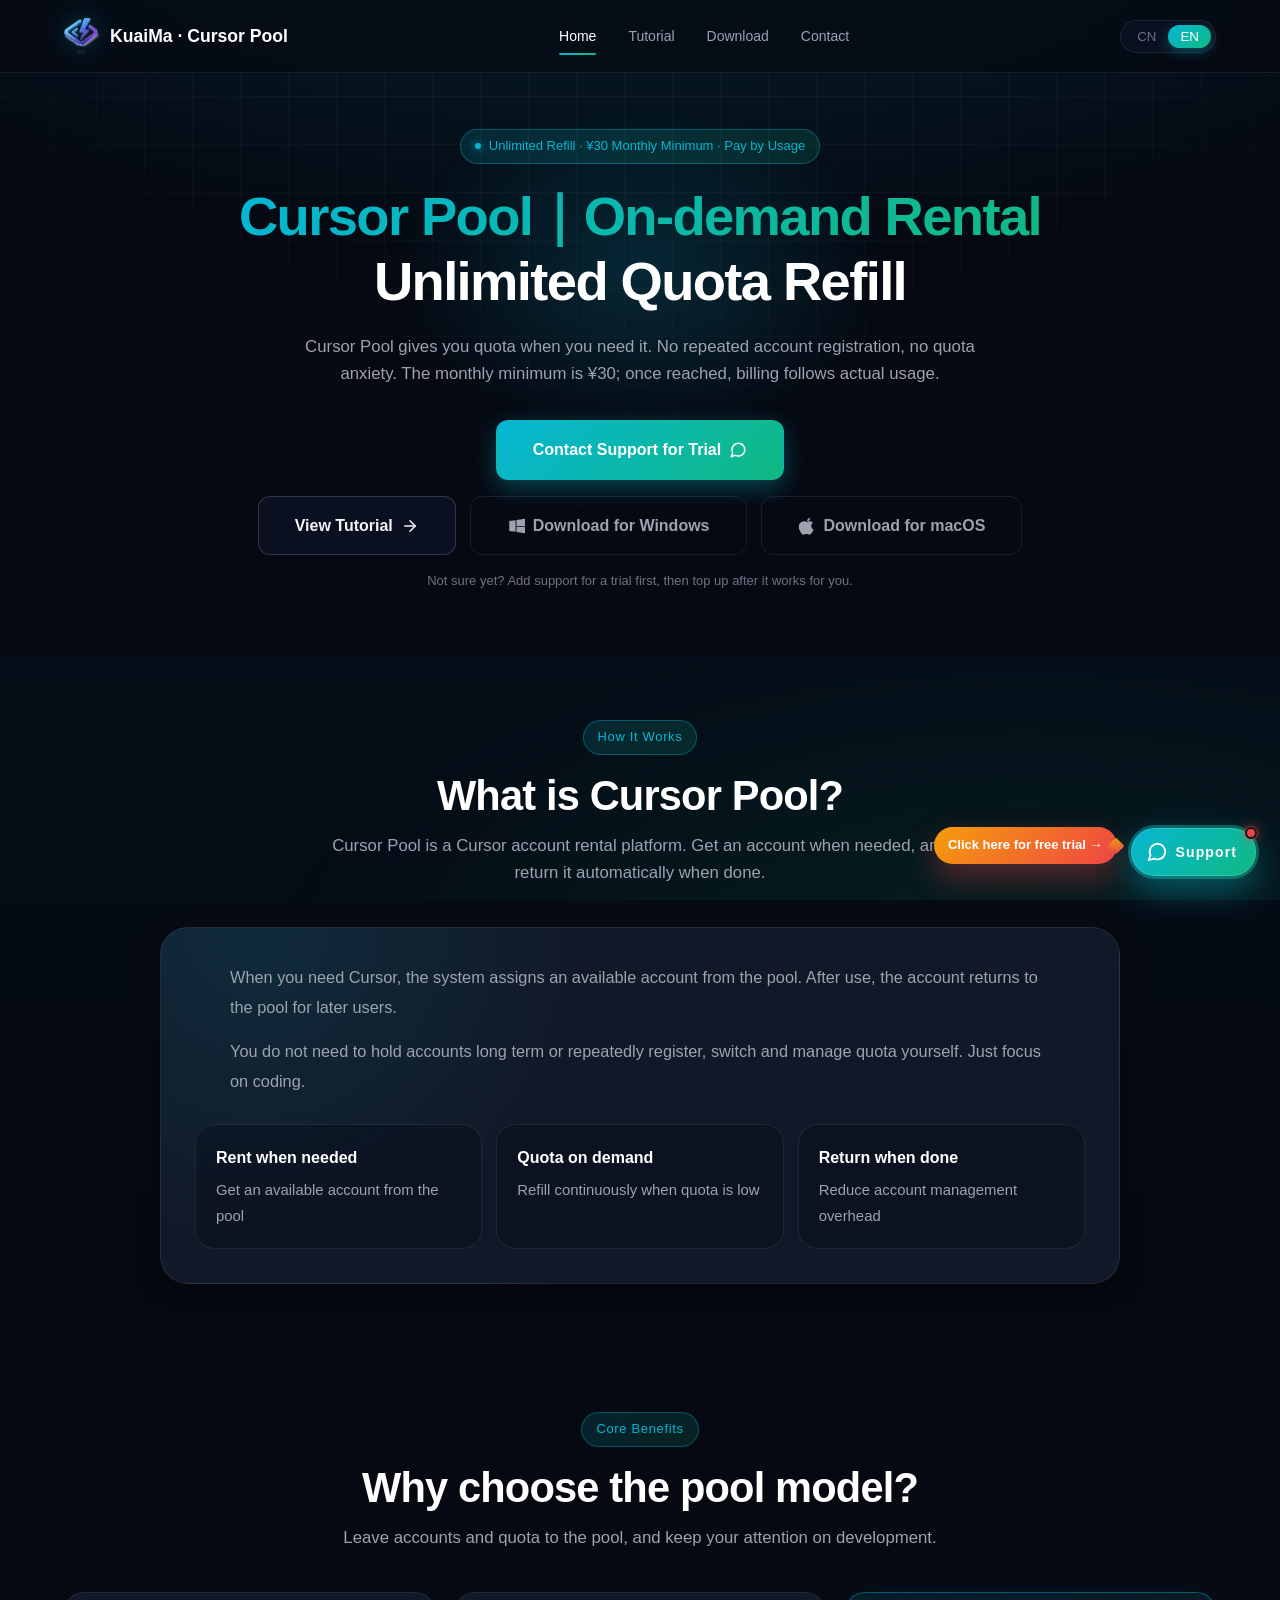
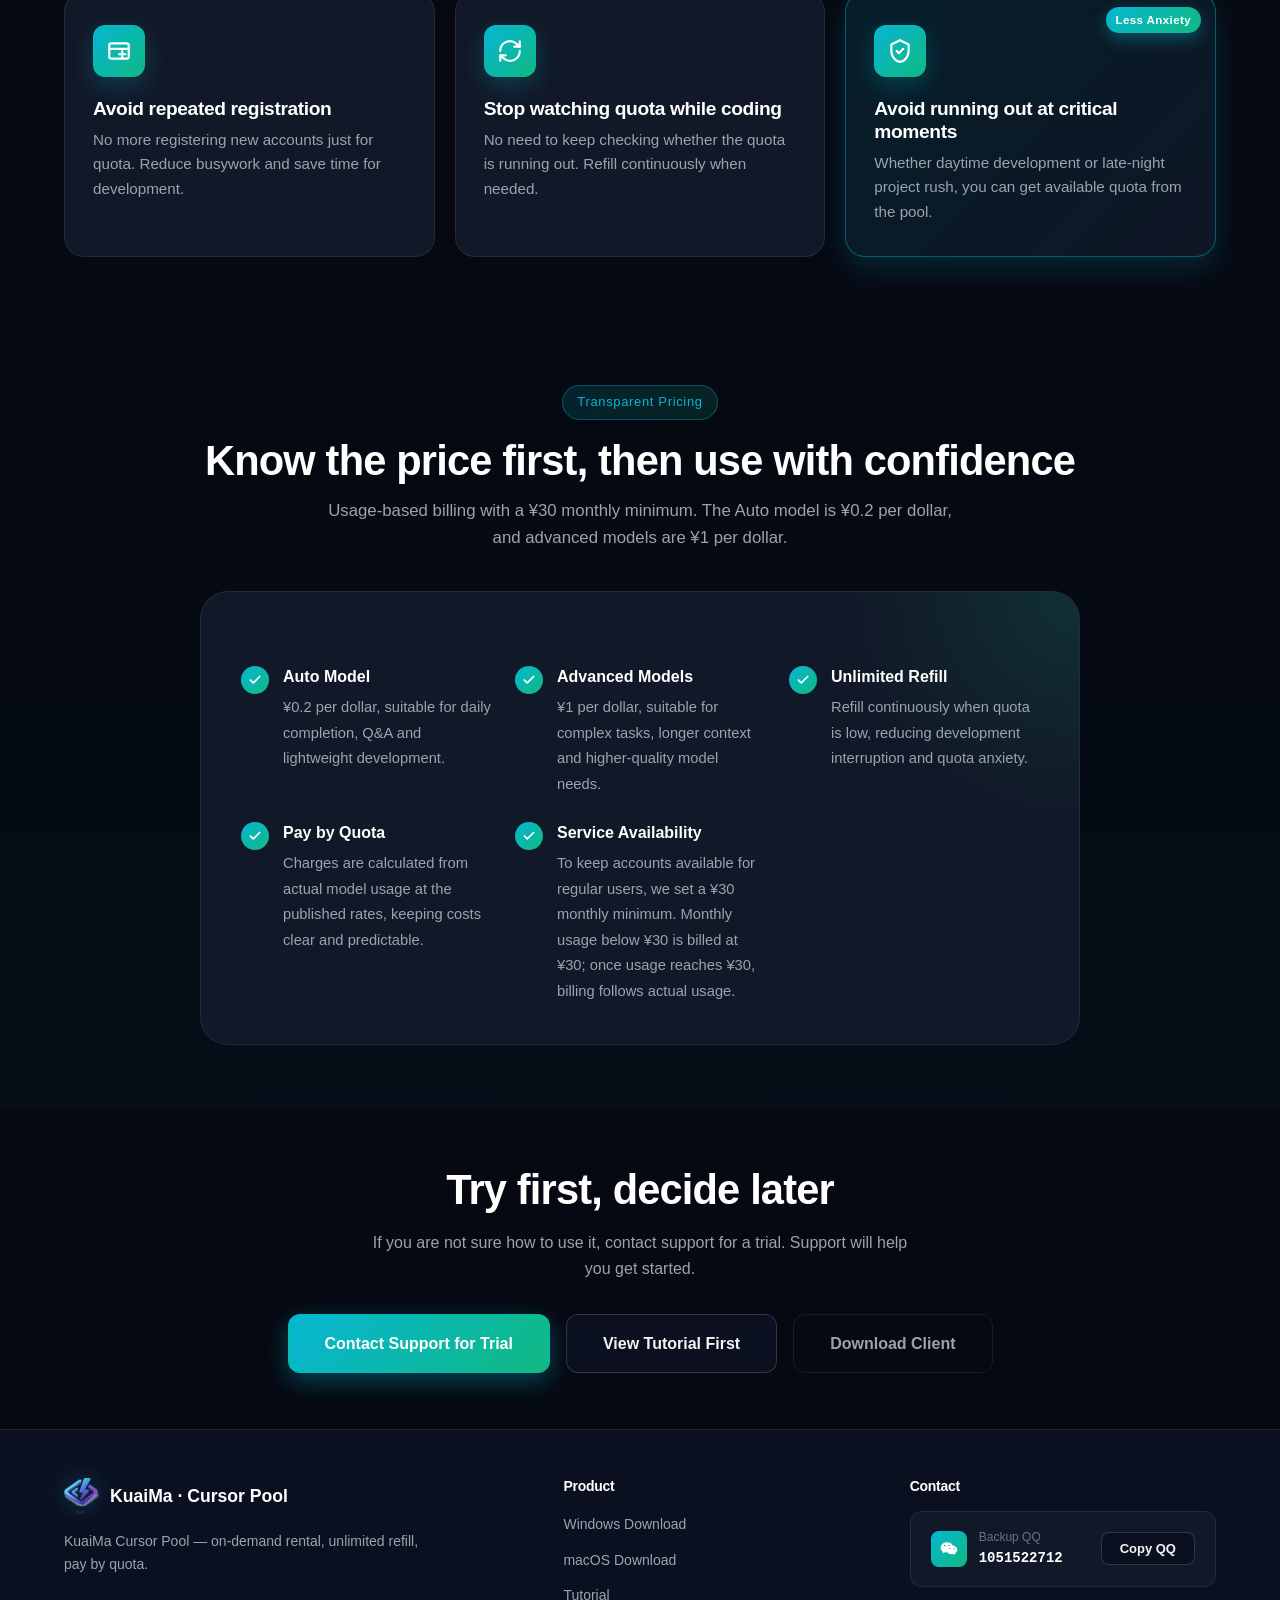
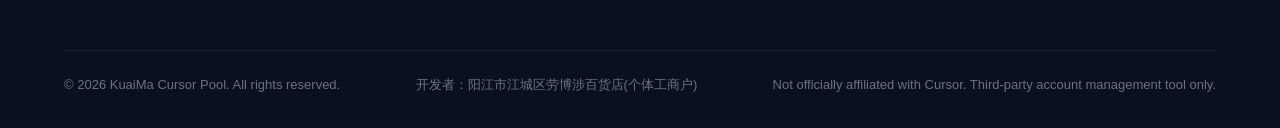
<file: index.html>
<!DOCTYPE html>
<html lang="zh-CN" data-lang="zh">
<head>
  <meta charset="UTF-8" />
  <meta name="viewport" content="width=device-width, initial-scale=1.0, viewport-fit=cover" />
  <meta name="theme-color" content="#06b6d4" />
  <meta name="color-scheme" content="dark" />

  <title>Cursor 号池｜按需租用，额度无限续杯 | 快码</title>
  <meta name="description" content="快码 Cursor 号池支持按需租用 Cursor 账号，额度随用随取，无限续杯，普通 Auto 模型 0.2 元/刀、高级模型 1 元/刀，每月低消 30 元，联系客服领取试用。" />
  <meta name="keywords" content="Cursor号池,Cursor账号池,Cursor账号租赁,Cursor额度续杯,Cursor按刀计费,Cursor账号管理,快码,KuaiMa Cursor Pool" />
  <meta name="author" content="快码 cursor 号池" />
  <meta name="robots" content="index, follow" />

  <meta name="i18n-title" content="seo.home.title" />
  <meta name="i18n-description" content="seo.home.description" />

  <link rel="canonical" href="https://kuaima-cursor-pool.onrender.com/" />
  <link rel="alternate" hreflang="zh-CN" href="https://kuaima-cursor-pool.onrender.com/?lang=zh" />
  <link rel="alternate" hreflang="en" href="https://kuaima-cursor-pool.onrender.com/?lang=en" />
  <link rel="alternate" hreflang="x-default" href="https://kuaima-cursor-pool.onrender.com/" />

  <meta property="og:type" content="website" />
  <meta property="og:title" content="Cursor 号池｜按需租用，额度无限续杯 | 快码" />
  <meta property="og:description" content="Cursor 号池账号按需租用，额度随用随取，普通 Auto 0.2 元/刀、高级模型 1 元/刀，每月低消 30 元，联系客服领取试用。" />
  <meta property="og:image" content="https://kuaima-cursor-pool.onrender.com/assets/images/logo.png" />
  <meta property="og:image:alt" content="快码 Cursor 号池 Logo" />
  <meta property="og:image:width" content="781" />
  <meta property="og:image:height" content="794" />
  <meta property="og:url" content="https://kuaima-cursor-pool.onrender.com/" />
  <meta property="og:site_name" content="快码 Cursor 号池" />
  <meta property="og:locale" content="zh_CN" />
  <meta property="og:locale:alternate" content="en_US" />

  <meta name="twitter:card" content="summary_large_image" />
  <meta name="twitter:title" content="Cursor 号池｜按需租用，额度无限续杯" />
  <meta name="twitter:description" content="额度随用随取，无限续杯，普通 Auto 0.2 元/刀、高级模型 1 元/刀，每月低消 30 元。" />
  <meta name="twitter:image" content="https://kuaima-cursor-pool.onrender.com/assets/images/logo.png" />
  <meta name="twitter:image:alt" content="快码 Cursor 号池 Logo" />

  <link rel="icon" type="image/png" href="assets/images/logo.png" />
  <link rel="apple-touch-icon" href="assets/images/logo.png" />

  <link rel="preload" href="assets/css/style.css" as="style" />
  <link rel="stylesheet" href="assets/css/style.css" />

  <script type="application/ld+json">
  {
    "@context": "https://schema.org",
    "@type": "WebPage",
    "@graph": [
      {
        "@type": "WebSite",
        "@id": "https://kuaima-cursor-pool.onrender.com/#website",
        "url": "https://kuaima-cursor-pool.onrender.com/",
        "name": "快码 Cursor 号池",
        "alternateName": "KuaiMa Cursor Pool",
        "inLanguage": ["zh-CN", "en"],
        "publisher": {
          "@id": "https://kuaima-cursor-pool.onrender.com/#organization"
        }
      },
      {
        "@type": "Organization",
        "@id": "https://kuaima-cursor-pool.onrender.com/#organization",
        "name": "快码 Cursor 号池",
        "url": "https://kuaima-cursor-pool.onrender.com/",
        "logo": {
          "@type": "ImageObject",
          "url": "https://kuaima-cursor-pool.onrender.com/assets/images/logo.png",
          "width": 781,
          "height": 794
        },
        "contactPoint": {
          "@type": "ContactPoint",
          "contactType": "customer support",
          "availableLanguage": ["zh-CN", "en"]
        }
      },
      {
        "@type": "SoftwareApplication",
        "@id": "https://kuaima-cursor-pool.onrender.com/#software",
        "name": "快码 Cursor 号池",
        "alternateName": "KuaiMa Cursor Pool",
        "url": "https://kuaima-cursor-pool.onrender.com/",
        "image": "https://kuaima-cursor-pool.onrender.com/assets/images/logo.png",
        "mainEntityOfPage": {
          "@id": "https://kuaima-cursor-pool.onrender.com/#website"
        },
        "applicationCategory": "DeveloperApplication",
        "operatingSystem": "Windows, macOS",
        "description": "Cursor 账号按需租用与额度续杯工具，支持账号池分配、按实际使用额度计费和 Windows/macOS 客户端。",
        "inLanguage": ["zh-CN", "en"],
        "offers": {
          "@type": "Offer",
          "priceCurrency": "CNY",
          "price": "0.2",
          "description": "普通 Auto 模型 0.2 元/刀，高级模型 1 元/刀，每月最低消费 30 元，达到 30 元后按实际用量计费"
        },
        "downloadUrl": [
          "https://share.feijipan.com/s/eQdnQGzh",
          "https://share.feijipan.com/s/9GdnQTIJ"
        ]
      }
    ]
  }
  </script>
</head>
<body>
  <!-- 顶部导航 -->
  <header class="site-header">
    <div class="container site-header__inner">
      <a href="index.html" class="brand" aria-label="快码 cursor 号池">
        <img src="assets/images/logo.png" alt="快码 cursor 号池 Logo" width="36" height="36" />
        <span data-i18n="brand">快码 cursor 号池</span>
      </a>

      <nav class="nav" id="primaryNav" aria-label="primary navigation">
        <a href="index.html" class="is-active" data-i18n="nav.home">首页</a>
        <a href="tutorial.html" data-i18n="nav.tutorial">使用教程</a>
        <a href="#download" data-smart-download data-i18n="nav.download">下载</a>
        <a href="#contact" data-i18n="nav.contact">联系客服</a>
      </nav>

      <div class="header-actions">
        <div class="lang-switch" role="group" aria-label="语言切换">
          <button type="button" data-lang-btn="zh" class="is-active" data-i18n="lang.zh">中</button>
          <button type="button" data-lang-btn="en" data-i18n="lang.en">EN</button>
        </div>
        <button type="button" class="menu-toggle" aria-label="切换菜单" aria-controls="primaryNav" aria-expanded="false">
          <svg viewBox="0 0 24 24" fill="none" stroke="currentColor" stroke-width="2" stroke-linecap="round" stroke-linejoin="round">
            <line x1="3" y1="6" x2="21" y2="6"></line>
            <line x1="3" y1="12" x2="21" y2="12"></line>
            <line x1="3" y1="18" x2="21" y2="18"></line>
          </svg>
        </button>
      </div>
    </div>
  </header>

  <main>
    <!-- Hero 区 -->
    <section class="hero" id="home">
      <div class="container">
        <span class="hero__badge" data-i18n="hero.badge">无限续杯 · 每月低消 30 元 · 按额度收费</span>
        <h1>
          <span class="gradient-text" data-i18n="hero.title.line1">Cursor 号池｜按需租用</span>
          <br />
          <span data-i18n="hero.title.line2">额度无限续杯</span>
        </h1>
        <p class="hero__lead">
          <span data-i18n="hero.lead">Cursor 号池，额度随用随取。不再反复注册账号，不再盯着额度焦虑。每月低消 30 元，达到低消后按实际用量计费。</span>
        </p>

        <div class="hero__contact-row">
          <a href="#contact" class="btn btn-primary btn-lg">
            <span data-i18n="hero.cta.contact">联系客服领取试用</span>
            <svg viewBox="0 0 24 24" fill="none" stroke="currentColor" stroke-width="2" stroke-linecap="round" stroke-linejoin="round"><path d="M21 11.5a8.4 8.4 0 0 1-.9 3.8 8.5 8.5 0 0 1-7.6 4.7 8.4 8.4 0 0 1-3.8-.9L3 21l1.9-5.7A8.4 8.4 0 0 1 4 11.5a8.5 8.5 0 0 1 17 0Z"></path></svg>
          </a>
        </div>

        <div class="hero__cta" id="download">
          <a href="tutorial.html" class="btn btn-secondary btn-lg">
            <span data-i18n="hero.cta.tutorial">查看使用教程</span>
            <svg viewBox="0 0 24 24" fill="none" stroke="currentColor" stroke-width="2" stroke-linecap="round" stroke-linejoin="round"><line x1="5" y1="12" x2="19" y2="12"></line><polyline points="12 5 19 12 12 19"></polyline></svg>
          </a>
          <a href="https://share.feijipan.com/s/eQdnQGzh" target="_blank" rel="noopener" class="btn btn-ghost btn-lg">
            <svg viewBox="0 0 24 24" fill="currentColor"><path d="M3 5.4l8.4-1.16v8.27H3V5.4zm0 13.2v-7.36h8.4v8.52L3 18.6zM12.6 4.04L24 2.4v9.71h-11.4V4.04zm0 16.92v-7.85H24V21.6l-11.4-1.64z"/></svg>
            <span data-i18n="hero.cta.windows">下载 Windows 版</span>
          </a>
          <a href="https://share.feijipan.com/s/9GdnQTIJ" target="_blank" rel="noopener" class="btn btn-ghost btn-lg">
            <svg viewBox="0 0 24 24" fill="currentColor"><path d="M16.365 1.43c0 1.14-.49 2.27-1.27 3.06-.78.78-2.06 1.36-3.13 1.27-.13-1.13.42-2.27 1.13-3 .8-.81 2.16-1.41 3.27-1.33zM20.86 17.13c-.62 1.37-1.34 2.7-2.45 3.99-.94 1.1-2.13 2.49-3.61 2.5-1.36.01-1.7-.86-3.55-.86-1.85 0-2.21.88-3.56.87-1.43-.01-2.52-1.31-3.46-2.41-2.61-3.06-4.6-8.66-1.91-12.45 1.34-1.88 3.74-3.07 6.02-3.07 1.39 0 2.7.93 3.56.93.86 0 2.46-1.15 4.13-.98.7.03 2.66.28 3.92 2.13-3.42 1.99-2.86 6.93.91 9.35z"/></svg>
            <span data-i18n="hero.cta.macos">下载 macOS 版</span>
          </a>
        </div>

        <p class="hero__hint" data-i18n="hero.hint">不确定是否适合？先加客服领取试用，跑通后再充值。</p>
      </div>
    </section>

    <!-- 号池解释 -->
    <section class="pool-intro" id="features">
      <div class="container">
        <div class="section-head">
          <span class="eyebrow" data-i18n="pool.eyebrow">模式说明</span>
          <h2 data-i18n="pool.title">什么是 Cursor 号池？</h2>
          <p class="lead" data-i18n="pool.lead">Cursor 号池是一个 Cursor 账号租赁平台，用的时候分配账号，不用时自动归还号池。</p>
        </div>

        <div class="pool-card">
          <p data-i18n="pool.desc1">当你需要使用 Cursor 时，系统会从号池中分配一个可用账号给你；使用结束后，账号会自动返回号池，继续供后续使用。</p>
          <p data-i18n="pool.desc2">你无需长期持有账号，也不用自己频繁注册、切换或管理额度，只需要专注写代码。</p>

          <div class="pool-flow">
            <div class="pool-flow__item">
              <strong data-i18n="pool.flow1.title">需要时租用</strong>
              <span data-i18n="pool.flow1.desc">从号池获取可用账号</span>
            </div>
            <div class="pool-flow__item">
              <strong data-i18n="pool.flow2.title">额度随用随取</strong>
              <span data-i18n="pool.flow2.desc">不足时可持续续杯</span>
            </div>
            <div class="pool-flow__item">
              <strong data-i18n="pool.flow3.title">不用自动归还</strong>
              <span data-i18n="pool.flow3.desc">减少账号管理成本</span>
            </div>
          </div>
        </div>
      </div>
    </section>

    <!-- 核心收益 -->
    <section class="features-section" id="benefits">
      <div class="container">
        <div class="section-head">
          <span class="eyebrow" data-i18n="features.eyebrow">核心收益</span>
          <h2 data-i18n="features.title">为什么选择号池模式？</h2>
          <p class="lead" data-i18n="features.lead">把账号和额度问题交给号池，把注意力留给开发。</p>
        </div>

        <div class="features">
          <article class="feature-card fade-up">
            <div class="feature-card__icon">
              <svg viewBox="0 0 24 24" fill="none" stroke="currentColor" stroke-width="2" stroke-linecap="round" stroke-linejoin="round">
                <rect x="3" y="5" width="18" height="14" rx="2"></rect>
                <line x1="3" y1="10" x2="21" y2="10"></line>
                <line x1="12" y1="15" x2="18" y2="15"></line>
                <line x1="15" y1="12" x2="15" y2="18"></line>
              </svg>
            </div>
            <h3 class="feature-card__title" data-i18n="features.f1.title">避免反复注册账号</h3>
            <p class="feature-card__desc" data-i18n="features.f1.desc">不用再为了额度问题频繁注册新账号，减少繁琐流程，把时间留给开发。</p>
          </article>

          <article class="feature-card fade-up">
            <div class="feature-card__icon">
              <svg viewBox="0 0 24 24" fill="none" stroke="currentColor" stroke-width="2" stroke-linecap="round" stroke-linejoin="round">
                <path d="M3 12a9 9 0 0 1 15-6.7L21 8"></path>
                <polyline points="21 3 21 8 16 8"></polyline>
                <path d="M21 12a9 9 0 0 1-15 6.7L3 16"></path>
                <polyline points="3 21 3 16 8 16"></polyline>
              </svg>
            </div>
            <h3 class="feature-card__title" data-i18n="features.f2.title">避免写代码时分心看额度</h3>
            <p class="feature-card__desc" data-i18n="features.f2.desc">使用过程中无需一直关注账号额度是否快用完，额度不足时可持续续杯。</p>
          </article>

          <article class="feature-card feature-card--highlight fade-up">
            <span class="feature-card__badge" data-i18n="features.f3.badge">降低焦虑</span>
            <div class="feature-card__icon">
              <svg viewBox="0 0 24 24" fill="none" stroke="currentColor" stroke-width="2" stroke-linecap="round" stroke-linejoin="round">
                <path d="M12 2 4 6v6c0 5 3.5 9.4 8 10 4.5-.6 8-5 8-10V6l-8-4z"></path>
                <polyline points="9 12 11 14 15 10"></polyline>
              </svg>
            </div>
            <h3 class="feature-card__title" data-i18n="features.f3.title">避免关键时刻没额度可用</h3>
            <p class="feature-card__desc" data-i18n="features.f3.desc">无论是白天开发，还是凌晨赶项目，都可以随时从号池获取可用额度。</p>
          </article>
        </div>
      </div>
    </section>

    <!-- 价格理念 -->
    <section class="pricing-philosophy" id="pricing">
      <div class="container">
        <div class="section-head">
          <span class="eyebrow" data-i18n="pricing.eyebrow">价格透明</span>
          <h2 data-i18n="pricing.title">先明确价格，再放心使用</h2>
          <p class="lead" data-i18n="pricing.lead">按实际使用额度收费，每月低消 30 元。普通 Auto 模型 0.2 元 / 刀，高级模型 1 元 / 刀。</p>
        </div>

        <div class="pricing-card">
          <div class="pricing-card__inner">
            <div class="pricing-points">
              <div class="pricing-point">
                <div class="pricing-point__check">
                  <svg viewBox="0 0 24 24" fill="none" stroke="currentColor" stroke-width="3" stroke-linecap="round" stroke-linejoin="round"><polyline points="20 6 9 17 4 12"></polyline></svg>
                </div>
                <div>
                  <strong data-i18n="pricing.point1.title">普通 Auto 模型</strong>
                  <span data-i18n="pricing.point1.desc">0.2 元 / 刀，适合日常代码补全、问答和轻量开发。</span>
                </div>
              </div>

              <div class="pricing-point">
                <div class="pricing-point__check">
                  <svg viewBox="0 0 24 24" fill="none" stroke="currentColor" stroke-width="3" stroke-linecap="round" stroke-linejoin="round"><polyline points="20 6 9 17 4 12"></polyline></svg>
                </div>
                <div>
                  <strong data-i18n="pricing.point2.title">高级模型</strong>
                  <span data-i18n="pricing.point2.desc">1 元 / 刀，适合复杂任务、长上下文和更高质量模型需求。</span>
                </div>
              </div>

              <div class="pricing-point">
                <div class="pricing-point__check">
                  <svg viewBox="0 0 24 24" fill="none" stroke="currentColor" stroke-width="3" stroke-linecap="round" stroke-linejoin="round"><polyline points="20 6 9 17 4 12"></polyline></svg>
                </div>
                <div>
                  <strong data-i18n="pricing.point3.title">无限续杯</strong>
                  <span data-i18n="pricing.point3.desc">额度不足时可持续续杯，减少开发中断和额度焦虑。</span>
                </div>
              </div>

              <div class="pricing-point">
                <div class="pricing-point__check">
                  <svg viewBox="0 0 24 24" fill="none" stroke="currentColor" stroke-width="3" stroke-linecap="round" stroke-linejoin="round"><polyline points="20 6 9 17 4 12"></polyline></svg>
                </div>
                <div>
                  <strong data-i18n="pricing.point4.title">按额度收费</strong>
                  <span data-i18n="pricing.point4.desc">按模型实际用量和对应单价核算，费用明细清晰透明，便于控制开发成本。</span>
                </div>
              </div>

              <div class="pricing-point">
                <div class="pricing-point__check">
                  <svg viewBox="0 0 24 24" fill="none" stroke="currentColor" stroke-width="3" stroke-linecap="round" stroke-linejoin="round"><polyline points="20 6 9 17 4 12"></polyline></svg>
                </div>
                <div>
                  <strong data-i18n="pricing.point5.title">权益保障</strong>
                  <span data-i18n="pricing.point5.desc">为确保正常用户能够分配到账号并正常使用，我们设置了每月 30 元低消门槛；当月实际用量未满 30 元按 30 元计费，达到 30 元后按实际用量计费。</span>
                </div>
              </div>
            </div>
          </div>
        </div>
      </div>
    </section>

    <!-- CTA 区 -->
    <section class="cta-block">
      <div class="container">
        <h2 data-i18n="cta.title">先试用，再决定</h2>
        <p data-i18n="cta.lead">如果你还不确定怎么用，直接联系客服领取试用，客服会帮你完成首次上手。</p>
        <div class="cta-block__buttons">
          <a href="#contact" class="btn btn-primary btn-lg">
            <span data-i18n="cta.contact">联系客服领取试用</span>
          </a>
          <a href="tutorial.html" class="btn btn-secondary btn-lg">
            <span data-i18n="cta.tutorial">先看教程</span>
          </a>
          <a href="#download" class="btn btn-ghost btn-lg" data-smart-download>
            <span data-i18n="cta.download">下载客户端</span>
          </a>
        </div>
      </div>
    </section>
  </main>

  <!-- 悬浮客服入口（右下角）：点击后打开中央 Modal -->
  <aside class="floating-wechat" data-floating-wechat aria-label="微信客服" data-i18n-attr="aria-label:wechat.aria">
    <div class="floating-wechat__backdrop" data-floating-wechat-backdrop hidden></div>
    <div class="floating-wechat__panel" id="floatingWechatPanel" role="dialog" aria-modal="true" aria-hidden="true" aria-labelledby="floatingWechatTitle">
      <button type="button" class="floating-wechat__close" data-floating-wechat-close aria-label="关闭客服弹窗" data-i18n-attr="aria-label:wechat.close">×</button>
      <div class="floating-wechat__qr">
        <img
          src="assets/images/wechat-service-qr.jpg"
          alt="快码客服微信二维码"
          width="631"
          height="658"
          loading="lazy"
          decoding="async"
          data-i18n-attr="alt:wechat.alt"
        />
      </div>
      <div class="floating-wechat__content">
        <span class="floating-wechat__eyebrow" data-i18n="wechat.eyebrow">微信客服</span>
        <h2 id="floatingWechatTitle" data-i18n="wechat.title">扫码添加客服</h2>
        <div class="floating-wechat__promo" data-i18n="wechat.promo">联系客服 · 领取试用</div>
        <p data-i18n="wechat.desc">试用、下载、充值或使用问题，扫码添加客服。备用 QQ：1051522712。</p>
        <button type="button" class="copy-btn floating-wechat__copy" data-copy="1051522712" data-i18n="wechat.copy">复制备用QQ</button>
      </div>
    </div>
    <span class="floating-wechat__hint" data-floating-wechat-hint aria-hidden="true" data-i18n="wechat.dotHint">点我领取试用 →</span>
    <button
      type="button"
      class="floating-wechat__dock"
      data-floating-wechat-toggle
      aria-expanded="false"
      aria-controls="floatingWechatPanel"
      aria-label="打开客服弹窗"
      data-i18n-attr="aria-label:wechat.toggle"
    >
      <span class="floating-wechat__pulse" aria-hidden="true"></span>
      <span class="floating-wechat__dot" data-floating-wechat-dot aria-hidden="true"></span>
      <svg viewBox="0 0 24 24" fill="none" stroke="currentColor" stroke-width="2" stroke-linecap="round" stroke-linejoin="round" aria-hidden="true">
        <path d="M21 11.5a8.4 8.4 0 0 1-.9 3.8 8.5 8.5 0 0 1-7.6 4.7 8.4 8.4 0 0 1-3.8-.9L3 21l1.9-5.7A8.4 8.4 0 0 1 4 11.5a8.5 8.5 0 0 1 17 0Z"></path>
      </svg>
      <span class="floating-wechat__label" data-i18n="wechat.handle">客服</span>
    </button>
  </aside>

  <!-- 下载助手：移动端提示 / Linux 或未知系统的选择器 -->
  <aside class="download-helper" data-download-helper aria-hidden="true" aria-label="下载助手" data-i18n-attr="aria-label:download.helper.aria">
    <div class="download-helper__backdrop" data-download-helper-backdrop></div>
    <div class="download-helper__panel" role="dialog" aria-modal="true" aria-labelledby="downloadHelperTitle">
      <button type="button" class="download-helper__close" data-download-helper-close aria-label="关闭下载助手" data-i18n-attr="aria-label:download.helper.close">×</button>

      <div class="download-helper__state download-helper__state--mobile">
        <div class="download-helper__icon download-helper__icon--mobile" aria-hidden="true">
          <svg viewBox="0 0 24 24" fill="none" stroke="currentColor" stroke-width="2" stroke-linecap="round" stroke-linejoin="round"><rect x="6" y="2" width="12" height="20" rx="2" ry="2"></rect><line x1="11" y1="18" x2="13" y2="18"></line></svg>
        </div>
        <h3 id="downloadHelperTitle" class="download-helper__title" data-i18n="download.helper.mobileTitle">请用电脑访问下载</h3>
        <p class="download-helper__desc" data-i18n="download.helper.mobileDesc">Cursor 客户端仅支持 Windows / macOS。请用电脑访问本页，或复制下方链接到电脑浏览器打开。</p>
        <div class="download-helper__links">
          <div class="download-helper__link">
            <span class="download-helper__link-label">Windows</span>
            <code class="download-helper__link-url">https://share.feijipan.com/s/eQdnQGzh</code>
            <button type="button" class="copy-btn download-helper__copy" data-copy="https://share.feijipan.com/s/eQdnQGzh" data-i18n="download.helper.copyWin">复制 Win 链接</button>
          </div>
          <div class="download-helper__link">
            <span class="download-helper__link-label">macOS</span>
            <code class="download-helper__link-url">https://share.feijipan.com/s/9GdnQTIJ</code>
            <button type="button" class="copy-btn download-helper__copy" data-copy="https://share.feijipan.com/s/9GdnQTIJ" data-i18n="download.helper.copyMac">复制 Mac 链接</button>
          </div>
        </div>
      </div>

      <div class="download-helper__state download-helper__state--picker">
        <div class="download-helper__icon download-helper__icon--picker" aria-hidden="true">
          <svg viewBox="0 0 24 24" fill="none" stroke="currentColor" stroke-width="2" stroke-linecap="round" stroke-linejoin="round"><path d="M20.88 18.09A5 5 0 0 0 18 9h-1.26A8 8 0 1 0 3 16.29"></path><polyline points="8 17 12 21 16 17"></polyline><line x1="12" y1="12" x2="12" y2="21"></line></svg>
        </div>
        <h3 class="download-helper__title" data-i18n="download.helper.chooseTitle">请选择你的系统</h3>
        <p class="download-helper__desc" data-i18n="download.helper.chooseDesc">我们没能识别出你的系统，请手动选择对应的版本。</p>
        <div class="download-helper__picks">
          <button type="button" class="download-helper__pick" data-helper-pick="win">
            <span class="download-helper__pick-icon" aria-hidden="true">
              <svg viewBox="0 0 24 24" fill="currentColor"><path d="M3 5.4l8.4-1.16v8.27H3V5.4zm0 13.2v-7.36h8.4v8.52L3 18.6zM12.6 4.04L24 2.4v9.71h-11.4V4.04zm0 16.92v-7.85H24V21.6l-11.4-1.64z"/></svg>
            </span>
            <span class="download-helper__pick-label" data-i18n="download.helper.pickWin">Windows 版</span>
          </button>
          <button type="button" class="download-helper__pick" data-helper-pick="mac">
            <span class="download-helper__pick-icon" aria-hidden="true">
              <svg viewBox="0 0 24 24" fill="currentColor"><path d="M16.365 1.43c0 1.14-.49 2.27-1.27 3.06-.78.78-2.06 1.36-3.13 1.27-.13-1.13.42-2.27 1.13-3 .8-.81 2.16-1.41 3.27-1.33zM20.86 17.13c-.62 1.37-1.34 2.7-2.45 3.99-.94 1.1-2.13 2.49-3.61 2.5-1.36.01-1.7-.86-3.55-.86-1.85 0-2.21.88-3.56.87-1.43-.01-2.52-1.31-3.46-2.41-2.61-3.06-4.6-8.66-1.91-12.45 1.34-1.88 3.74-3.07 6.02-3.07 1.39 0 2.7.93 3.56.93.86 0 2.46-1.15 4.13-.98.7.03 2.66.28 3.92 2.13-3.42 1.99-2.86 6.93.91 9.35z"/></svg>
            </span>
            <span class="download-helper__pick-label" data-i18n="download.helper.pickMac">macOS 版</span>
          </button>
        </div>
      </div>
    </div>
  </aside>

  <!-- Footer -->
  <footer class="site-footer" id="contact">
    <div class="container">
      <div class="footer-grid">
        <div class="footer-brand">
          <a href="index.html" class="brand">
            <img src="assets/images/logo.png" alt="快码 cursor 号池 Logo" width="36" height="36" />
            <span data-i18n="brand">快码 cursor 号池</span>
          </a>
          <p data-i18n="footer.brand.desc">快码 cursor 号池 —— 按需租用 · 无限续杯 · 按额度收费。</p>
        </div>

        <div class="footer-col">
          <h4 data-i18n="footer.col1.title">产品</h4>
          <ul>
            <li><a href="https://share.feijipan.com/s/eQdnQGzh" target="_blank" rel="noopener" data-i18n="footer.col1.win">Windows 版下载</a></li>
            <li><a href="https://share.feijipan.com/s/9GdnQTIJ" target="_blank" rel="noopener" data-i18n="footer.col1.mac">macOS 版下载</a></li>
            <li><a href="tutorial.html" data-i18n="footer.col1.tutorial">使用教程</a></li>
          </ul>
        </div>

        <div class="footer-col">
          <h4 data-i18n="footer.col2.title">联系</h4>
          <div class="contact-card">
            <div class="contact-card__info">
              <div class="contact-card__icon" aria-hidden="true">
                <svg viewBox="0 0 24 24" fill="currentColor"><path d="M9.5 4C5.36 4 2 6.91 2 10.5c0 1.95 1.05 3.71 2.7 4.91-.06.27-.45 1.51-.51 1.74 0 0-.01.06.03.09.04.03.09 0 .09 0 .29-.04 1.78-1.16 2.05-1.34.85.24 1.76.37 2.7.37.18 0 .36 0 .54-.02-.34-.7-.52-1.46-.52-2.25 0-3.27 3.13-5.92 7-5.92.13 0 .26 0 .39.01C15.99 5.7 13.04 4 9.5 4zM7 9c-.55 0-1-.45-1-1s.45-1 1-1 1 .45 1 1-.45 1-1 1zm5 0c-.55 0-1-.45-1-1s.45-1 1-1 1 .45 1 1-.45 1-1 1zM22 13c0-2.92-2.91-5.34-6.5-5.34S9 10.08 9 13s2.91 5.34 6.5 5.34c.79 0 1.55-.13 2.27-.36.21.14 1.43 1.05 1.66 1.08 0 0 .04.02.07 0 .03-.02.02-.06.02-.06-.05-.18-.36-1.18-.41-1.4C20.18 16.65 22 14.97 22 13zM13 12c-.41 0-.75-.34-.75-.75s.34-.75.75-.75.75.34.75.75-.34.75-.75.75zm5 0c-.41 0-.75-.34-.75-.75s.34-.75.75-.75.75.34.75.75-.34.75-.75.75z"/></svg>
              </div>
              <div>
                <div class="contact-card__label" data-i18n="footer.contact.label">备用 QQ</div>
                <div class="contact-card__value" id="supportQq">1051522712</div>
              </div>
            </div>
            <button type="button" class="copy-btn" data-copy="1051522712" data-i18n-copy data-i18n="footer.copy">复制QQ</button>
          </div>
        </div>
      </div>

      <div class="footer-bottom">
        <span data-i18n="footer.copyright">© 2026 快码 cursor 号池. All rights reserved.</span>
        <span>开发者：阳江市江城区劳博涉百货店(个体工商户)</span>
        <span data-i18n="footer.note">与 Cursor 无官方关联,仅为第三方账号管理工具</span>
      </div>
    </div>
  </footer>


  <script src="assets/js/i18n.js" defer></script>
  <script src="assets/js/main.js" defer></script>
  <script src="assets/js/analytics.js" defer></script>
</body>
</html>
</file>
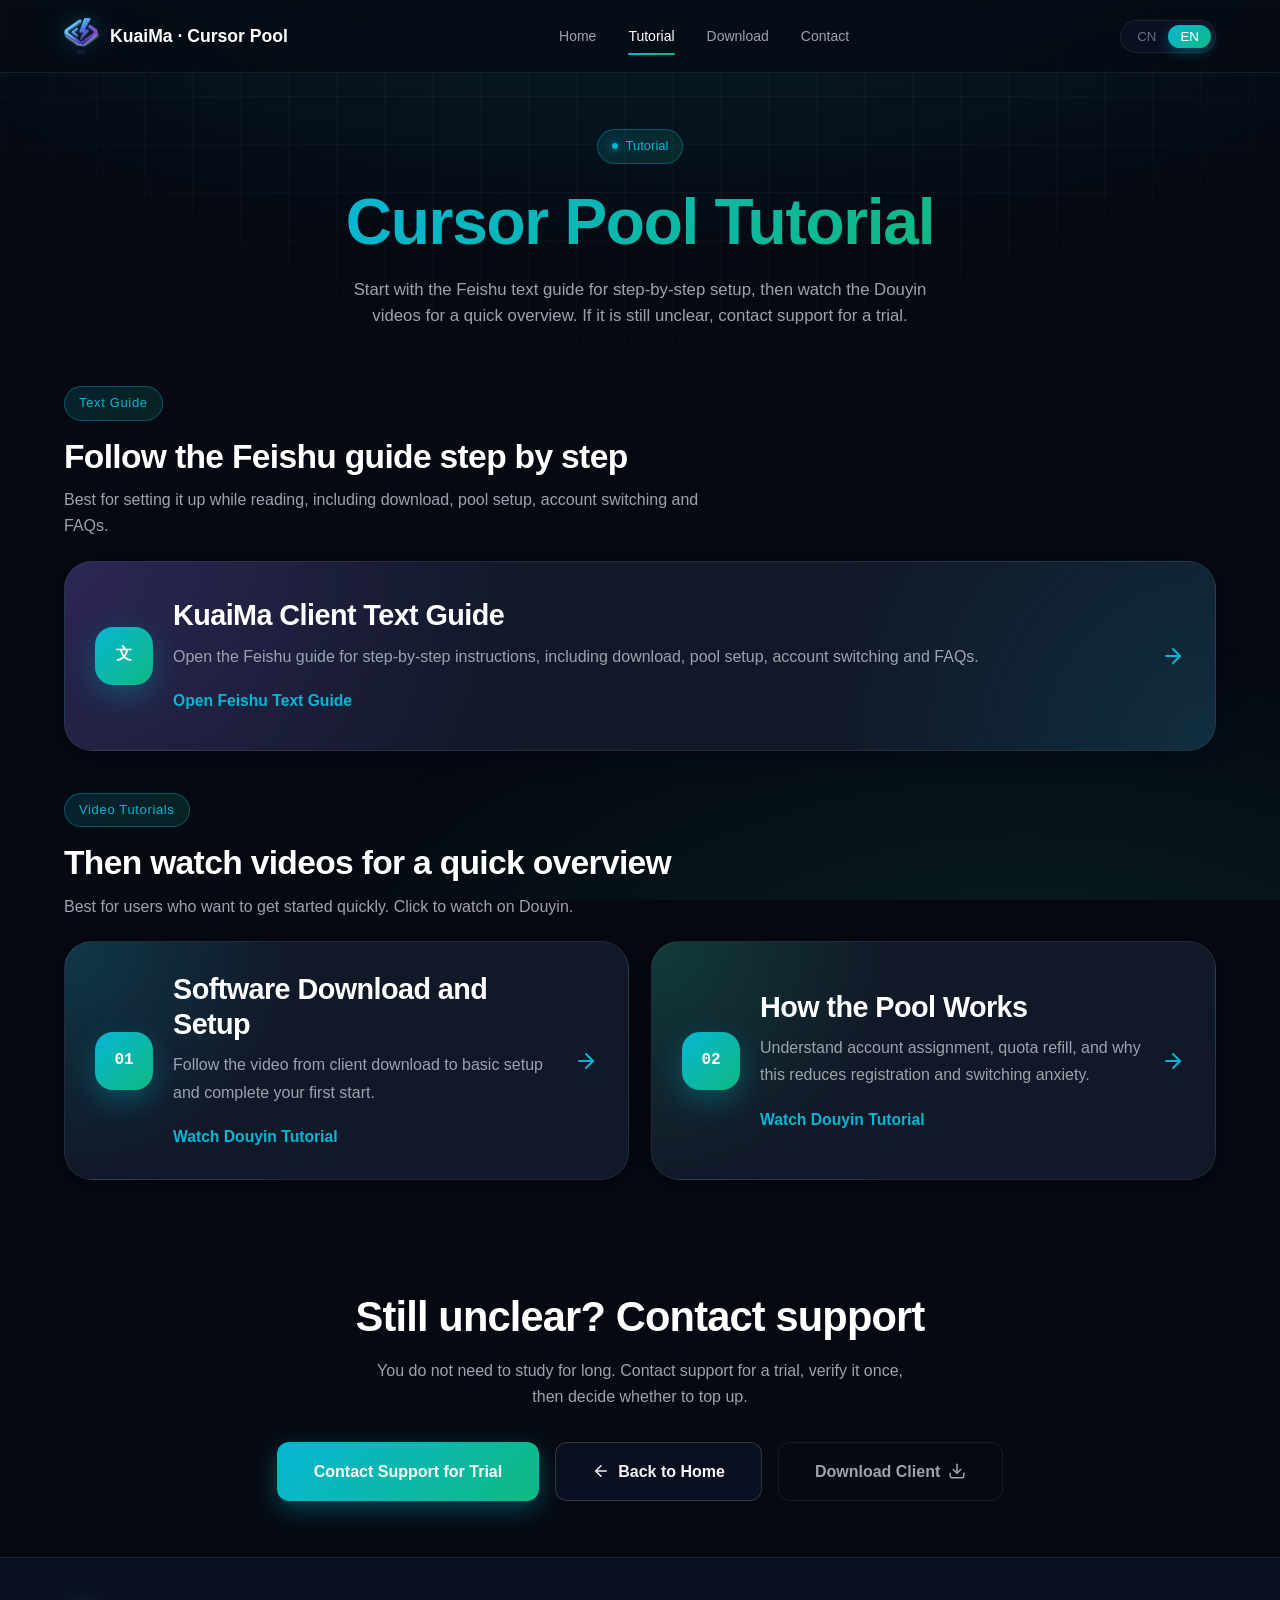
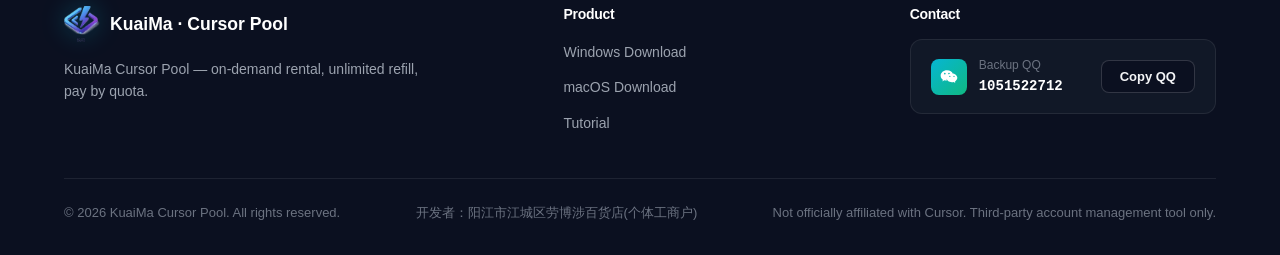
<file: tutorial.html>
<!DOCTYPE html>
<html lang="zh-CN" data-lang="zh">
<head>
  <meta charset="UTF-8" />
  <meta name="viewport" content="width=device-width, initial-scale=1.0, viewport-fit=cover" />
  <meta name="theme-color" content="#06b6d4" />
  <meta name="color-scheme" content="dark" />

  <title>Cursor 号池使用教程 | 快码 Cursor 号池</title>
  <meta name="description" content="快码 Cursor 号池使用教程：提供飞书文字版教程与抖音视频教程，快速了解客户端下载安装、号池设置、账号切换与常见问题。" />
  <meta name="keywords" content="Cursor号池教程,Cursor账号池教程,Cursor账号租赁教程,快码教程,Cursor额度续杯教程" />
  <meta name="robots" content="index, follow" />

  <meta name="i18n-title" content="seo.tutorial.title" />
  <meta name="i18n-description" content="seo.tutorial.description" />

  <link rel="canonical" href="https://kuaima-cursor-pool.onrender.com/tutorial.html" />
  <link rel="alternate" hreflang="zh-CN" href="https://kuaima-cursor-pool.onrender.com/tutorial.html?lang=zh" />
  <link rel="alternate" hreflang="en" href="https://kuaima-cursor-pool.onrender.com/tutorial.html?lang=en" />
  <link rel="alternate" hreflang="x-default" href="https://kuaima-cursor-pool.onrender.com/tutorial.html" />

  <meta property="og:type" content="article" />
  <meta property="og:title" content="Cursor 号池使用教程 | 快码 Cursor 号池" />
  <meta property="og:description" content="提供飞书文字版教程与抖音视频教程，快速了解下载安装、号池设置与账号切换。" />
  <meta property="og:image" content="https://kuaima-cursor-pool.onrender.com/assets/images/logo.png" />
  <meta property="og:image:alt" content="快码 Cursor 号池使用教程" />
  <meta property="og:image:width" content="781" />
  <meta property="og:image:height" content="794" />
  <meta property="og:url" content="https://kuaima-cursor-pool.onrender.com/tutorial.html" />
  <meta property="og:site_name" content="快码 Cursor 号池" />
  <meta property="og:locale" content="zh_CN" />
  <meta property="og:locale:alternate" content="en_US" />

  <meta name="twitter:card" content="summary_large_image" />
  <meta name="twitter:title" content="Cursor 号池使用教程 | 快码 Cursor 号池" />
  <meta name="twitter:description" content="飞书文字版教程 + 抖音视频教程，快速了解快码 Cursor 号池使用流程。" />
  <meta name="twitter:image" content="https://kuaima-cursor-pool.onrender.com/assets/images/logo.png" />
  <meta name="twitter:image:alt" content="快码 Cursor 号池使用教程" />

  <link rel="icon" type="image/png" href="assets/images/logo.png" />
  <link rel="apple-touch-icon" href="assets/images/logo.png" />

  <link rel="preload" href="assets/css/style.css" as="style" />
  <link rel="stylesheet" href="assets/css/style.css" />

  <script type="application/ld+json">
  {
    "@context": "https://schema.org",
    "@type": "WebPage",
    "@graph": [
      {
        "@type": "WebPage",
        "@id": "https://kuaima-cursor-pool.onrender.com/tutorial.html#webpage",
        "url": "https://kuaima-cursor-pool.onrender.com/tutorial.html",
        "name": "Cursor 号池使用教程 | 快码 Cursor 号池",
        "description": "快码 Cursor 号池使用教程：提供飞书文字版教程与抖音视频教程。",
        "isPartOf": {
          "@id": "https://kuaima-cursor-pool.onrender.com/#website"
        },
        "breadcrumb": {
          "@id": "https://kuaima-cursor-pool.onrender.com/tutorial.html#breadcrumb"
        },
        "primaryImageOfPage": {
          "@type": "ImageObject",
          "url": "https://kuaima-cursor-pool.onrender.com/assets/images/logo.png",
          "width": 781,
          "height": 794
        },
        "inLanguage": ["zh-CN", "en"]
      },
      {
        "@type": "BreadcrumbList",
        "@id": "https://kuaima-cursor-pool.onrender.com/tutorial.html#breadcrumb",
        "itemListElement": [
          {
            "@type": "ListItem",
            "position": 1,
            "name": "首页",
            "item": "https://kuaima-cursor-pool.onrender.com/"
          },
          {
            "@type": "ListItem",
            "position": 2,
            "name": "使用教程",
            "item": "https://kuaima-cursor-pool.onrender.com/tutorial.html"
          }
        ]
      },
      {
        "@type": "ItemList",
        "@id": "https://kuaima-cursor-pool.onrender.com/tutorial.html#howto",
        "name": "快码 Cursor 号池使用教程",
        "description": "飞书文字版教程与抖音视频教程帮助用户理解客户端设置、号池启用与账号切换。",
        "url": "https://kuaima-cursor-pool.onrender.com/tutorial.html",
        "inLanguage": "zh-CN",
        "itemListElement": [
          {
            "@type": "ListItem",
            "position": 1,
            "name": "快码客户端文字版教程",
            "url": "https://w0ppc8xdow9.feishu.cn/wiki/U9pfwUiMWifIoHkguDmcsse5ndb?from=from_copylink"
          },
          {
            "@type": "ListItem",
            "position": 2,
            "name": "软件的下载安装与设置",
            "url": "https://v.douyin.com/iMobBupUzp8/"
          },
          {
            "@type": "ListItem",
            "position": 3,
            "name": "号池的运作与理解",
            "url": "https://v.douyin.com/TooxYBA2H-M/"
          }
        ]
      }
    ]
  }
  </script>
</head>
<body>
  <header class="site-header">
    <div class="container site-header__inner">
      <a href="index.html" class="brand" aria-label="快码 cursor 号池">
        <img src="assets/images/logo.png" alt="快码 cursor 号池 Logo" width="36" height="36" />
        <span data-i18n="brand">快码 cursor 号池</span>
      </a>

      <nav class="nav" id="primaryNav" aria-label="primary navigation">
        <a href="index.html" data-i18n="nav.home">首页</a>
        <a href="tutorial.html" class="is-active" data-i18n="nav.tutorial">使用教程</a>
        <a href="index.html#download" data-smart-download data-i18n="nav.download">下载</a>
        <a href="index.html#contact" data-i18n="nav.contact">联系客服</a>
      </nav>

      <div class="header-actions">
        <div class="lang-switch" role="group" aria-label="语言切换">
          <button type="button" data-lang-btn="zh" class="is-active" data-i18n="lang.zh">中</button>
          <button type="button" data-lang-btn="en" data-i18n="lang.en">EN</button>
        </div>
        <button type="button" class="menu-toggle" aria-label="切换菜单" aria-controls="primaryNav" aria-expanded="false">
          <svg viewBox="0 0 24 24" fill="none" stroke="currentColor" stroke-width="2" stroke-linecap="round" stroke-linejoin="round">
            <line x1="3" y1="6" x2="21" y2="6"></line>
            <line x1="3" y1="12" x2="21" y2="12"></line>
            <line x1="3" y1="18" x2="21" y2="18"></line>
          </svg>
        </button>
      </div>
    </div>
  </header>

  <main>
    <section class="tutorial-hero">
      <div class="container">
        <span class="hero__badge" data-i18n="tutorial.eyebrow">使用教程</span>
        <h1>
          <span class="gradient-text" data-i18n="tutorial.title">Cursor 号池使用教程</span>
        </h1>
        <p data-i18n="tutorial.lead">建议先看飞书文字版按步骤操作，需要快速了解时再看抖音视频；看不懂也可以直接联系客服领取试用。</p>
      </div>
    </section>

    <section class="tutorial-links tutorial-links--text" aria-labelledby="textTutorialTitle">
      <div class="container">
        <div class="tutorial-section-heading">
          <span class="eyebrow" data-i18n="tutorial.textSection.eyebrow">文字版教程</span>
          <h2 id="textTutorialTitle" data-i18n="tutorial.textSection.title">想按步骤操作，看飞书图文说明</h2>
          <p data-i18n="tutorial.textSection.lead">适合边看边设置，包含下载安装、号池设置、账号启用切换与常见问题。</p>
        </div>

        <div class="tutorial-link-grid tutorial-link-grid--single">
          <a class="tutorial-link-card tutorial-link-card--text" href="https://w0ppc8xdow9.feishu.cn/wiki/U9pfwUiMWifIoHkguDmcsse5ndb?from=from_copylink" target="_blank" rel="noopener">
            <span class="tutorial-link-card__number">文</span>
            <div>
              <h2 data-i18n="tutorial.text.title">快码客户端文字版教程</h2>
              <p data-i18n="tutorial.text.desc">跳转飞书查看图文步骤，包含下载安装、号池设置、账号启用切换与常见问题。</p>
              <strong data-i18n="tutorial.text.watch">点击查看飞书文字版</strong>
            </div>
            <svg viewBox="0 0 24 24" fill="none" stroke="currentColor" stroke-width="2" stroke-linecap="round" stroke-linejoin="round" aria-hidden="true"><line x1="5" y1="12" x2="19" y2="12"></line><polyline points="12 5 19 12 12 19"></polyline></svg>
          </a>
        </div>
      </div>
    </section>

    <section class="tutorial-links tutorial-links--video" aria-labelledby="videoTutorialTitle">
      <div class="container">
        <div class="tutorial-section-heading">
          <span class="eyebrow" data-i18n="tutorial.videoSection.eyebrow">视频版教程</span>
          <h2 id="videoTutorialTitle" data-i18n="tutorial.videoSection.title">再看视频，快速了解流程</h2>
          <p data-i18n="tutorial.videoSection.lead">适合想快速上手的用户，点击后跳转抖音观看。</p>
        </div>

        <div class="tutorial-link-grid">
          <a class="tutorial-link-card" href="https://v.douyin.com/iMobBupUzp8/" target="_blank" rel="noopener">
            <span class="tutorial-link-card__number">01</span>
            <div>
              <h2 data-i18n="tutorial.video1.title">软件的下载安装与设置</h2>
              <p data-i18n="tutorial.video1.desc">从下载客户端到基础设置，跟着视频完成第一次上手。</p>
              <strong data-i18n="tutorial.video.watch">点击观看抖音教程</strong>
            </div>
            <svg viewBox="0 0 24 24" fill="none" stroke="currentColor" stroke-width="2" stroke-linecap="round" stroke-linejoin="round" aria-hidden="true"><line x1="5" y1="12" x2="19" y2="12"></line><polyline points="12 5 19 12 12 19"></polyline></svg>
          </a>

          <a class="tutorial-link-card tutorial-link-card--accent" href="https://v.douyin.com/TooxYBA2H-M/" target="_blank" rel="noopener">
            <span class="tutorial-link-card__number">02</span>
            <div>
              <h2 data-i18n="tutorial.video2.title">号池的运作与理解</h2>
              <p data-i18n="tutorial.video2.desc">理解账号如何分配、额度如何续杯，以及为什么可以减少注册和切号焦虑。</p>
              <strong data-i18n="tutorial.video.watch">点击观看抖音教程</strong>
            </div>
            <svg viewBox="0 0 24 24" fill="none" stroke="currentColor" stroke-width="2" stroke-linecap="round" stroke-linejoin="round" aria-hidden="true"><line x1="5" y1="12" x2="19" y2="12"></line><polyline points="12 5 19 12 12 19"></polyline></svg>
          </a>
        </div>
      </div>
    </section>

    <section class="cta-block">
      <div class="container">
        <h2 data-i18n="tutorial.cta.title">看不懂？直接联系客服</h2>
        <p data-i18n="tutorial.cta.lead">你不需要自己研究太久，联系客服领取试用，先跑通一次再决定是否充值。</p>
        <div class="cta-block__buttons">
          <a href="index.html#contact" class="btn btn-primary btn-lg">
            <span data-i18n="cta.contact">联系客服领取试用</span>
          </a>
          <a href="index.html" class="btn btn-secondary btn-lg">
            <svg viewBox="0 0 24 24" fill="none" stroke="currentColor" stroke-width="2" stroke-linecap="round" stroke-linejoin="round"><line x1="19" y1="12" x2="5" y2="12"></line><polyline points="12 19 5 12 12 5"></polyline></svg>
            <span data-i18n="tutorial.back">返回首页</span>
          </a>
          <a href="https://share.feijipan.com/s/eQdnQGzh" target="_blank" rel="noopener" class="btn btn-ghost btn-lg" data-smart-download>
            <span data-i18n="cta.download">立即下载</span>
            <svg viewBox="0 0 24 24" fill="none" stroke="currentColor" stroke-width="2" stroke-linecap="round" stroke-linejoin="round"><path d="M21 15v4a2 2 0 0 1-2 2H5a2 2 0 0 1-2-2v-4"></path><polyline points="7 10 12 15 17 10"></polyline><line x1="12" y1="15" x2="12" y2="3"></line></svg>
          </a>
        </div>
      </div>
    </section>
  </main>

  <!-- 下载助手：移动端提示 / Linux 或未知系统的选择器 -->
  <aside class="download-helper" data-download-helper aria-hidden="true" aria-label="下载助手" data-i18n-attr="aria-label:download.helper.aria">
    <div class="download-helper__backdrop" data-download-helper-backdrop></div>
    <div class="download-helper__panel" role="dialog" aria-modal="true" aria-labelledby="downloadHelperTitle">
      <button type="button" class="download-helper__close" data-download-helper-close aria-label="关闭下载助手" data-i18n-attr="aria-label:download.helper.close">×</button>

      <div class="download-helper__state download-helper__state--mobile">
        <div class="download-helper__icon download-helper__icon--mobile" aria-hidden="true">
          <svg viewBox="0 0 24 24" fill="none" stroke="currentColor" stroke-width="2" stroke-linecap="round" stroke-linejoin="round"><rect x="6" y="2" width="12" height="20" rx="2" ry="2"></rect><line x1="11" y1="18" x2="13" y2="18"></line></svg>
        </div>
        <h3 id="downloadHelperTitle" class="download-helper__title" data-i18n="download.helper.mobileTitle">请用电脑访问下载</h3>
        <p class="download-helper__desc" data-i18n="download.helper.mobileDesc">Cursor 客户端仅支持 Windows / macOS。请用电脑访问本页，或复制下方链接到电脑浏览器打开。</p>
        <div class="download-helper__links">
          <div class="download-helper__link">
            <span class="download-helper__link-label">Windows</span>
            <code class="download-helper__link-url">https://share.feijipan.com/s/eQdnQGzh</code>
            <button type="button" class="copy-btn download-helper__copy" data-copy="https://share.feijipan.com/s/eQdnQGzh" data-i18n="download.helper.copyWin">复制 Win 链接</button>
          </div>
          <div class="download-helper__link">
            <span class="download-helper__link-label">macOS</span>
            <code class="download-helper__link-url">https://share.feijipan.com/s/9GdnQTIJ</code>
            <button type="button" class="copy-btn download-helper__copy" data-copy="https://share.feijipan.com/s/9GdnQTIJ" data-i18n="download.helper.copyMac">复制 Mac 链接</button>
          </div>
        </div>
      </div>

      <div class="download-helper__state download-helper__state--picker">
        <div class="download-helper__icon download-helper__icon--picker" aria-hidden="true">
          <svg viewBox="0 0 24 24" fill="none" stroke="currentColor" stroke-width="2" stroke-linecap="round" stroke-linejoin="round"><path d="M20.88 18.09A5 5 0 0 0 18 9h-1.26A8 8 0 1 0 3 16.29"></path><polyline points="8 17 12 21 16 17"></polyline><line x1="12" y1="12" x2="12" y2="21"></line></svg>
        </div>
        <h3 class="download-helper__title" data-i18n="download.helper.chooseTitle">请选择你的系统</h3>
        <p class="download-helper__desc" data-i18n="download.helper.chooseDesc">我们没能识别出你的系统，请手动选择对应的版本。</p>
        <div class="download-helper__picks">
          <button type="button" class="download-helper__pick" data-helper-pick="win">
            <span class="download-helper__pick-icon" aria-hidden="true">
              <svg viewBox="0 0 24 24" fill="currentColor"><path d="M3 5.4l8.4-1.16v8.27H3V5.4zm0 13.2v-7.36h8.4v8.52L3 18.6zM12.6 4.04L24 2.4v9.71h-11.4V4.04zm0 16.92v-7.85H24V21.6l-11.4-1.64z"/></svg>
            </span>
            <span class="download-helper__pick-label" data-i18n="download.helper.pickWin">Windows 版</span>
          </button>
          <button type="button" class="download-helper__pick" data-helper-pick="mac">
            <span class="download-helper__pick-icon" aria-hidden="true">
              <svg viewBox="0 0 24 24" fill="currentColor"><path d="M16.365 1.43c0 1.14-.49 2.27-1.27 3.06-.78.78-2.06 1.36-3.13 1.27-.13-1.13.42-2.27 1.13-3 .8-.81 2.16-1.41 3.27-1.33zM20.86 17.13c-.62 1.37-1.34 2.7-2.45 3.99-.94 1.1-2.13 2.49-3.61 2.5-1.36.01-1.7-.86-3.55-.86-1.85 0-2.21.88-3.56.87-1.43-.01-2.52-1.31-3.46-2.41-2.61-3.06-4.6-8.66-1.91-12.45 1.34-1.88 3.74-3.07 6.02-3.07 1.39 0 2.7.93 3.56.93.86 0 2.46-1.15 4.13-.98.7.03 2.66.28 3.92 2.13-3.42 1.99-2.86 6.93.91 9.35z"/></svg>
            </span>
            <span class="download-helper__pick-label" data-i18n="download.helper.pickMac">macOS 版</span>
          </button>
        </div>
      </div>
    </div>
  </aside>

  <footer class="site-footer">
    <div class="container">
      <div class="footer-grid">
        <div class="footer-brand">
          <a href="index.html" class="brand">
            <img src="assets/images/logo.png" alt="快码 cursor 号池 Logo" width="36" height="36" />
            <span data-i18n="brand">快码 cursor 号池</span>
          </a>
          <p data-i18n="footer.brand.desc">快码 cursor 号池 —— 按需租用 · 无限续杯 · 按额度收费。</p>
        </div>

        <div class="footer-col">
          <h4 data-i18n="footer.col1.title">产品</h4>
          <ul>
            <li><a href="https://share.feijipan.com/s/eQdnQGzh" target="_blank" rel="noopener" data-i18n="footer.col1.win">Windows 版下载</a></li>
            <li><a href="https://share.feijipan.com/s/9GdnQTIJ" target="_blank" rel="noopener" data-i18n="footer.col1.mac">macOS 版下载</a></li>
            <li><a href="tutorial.html" data-i18n="footer.col1.tutorial">使用教程</a></li>
          </ul>
        </div>

        <div class="footer-col">
          <h4 data-i18n="footer.col2.title">联系</h4>
          <div class="contact-card">
            <div class="contact-card__info">
              <div class="contact-card__icon" aria-hidden="true">
                <svg viewBox="0 0 24 24" fill="currentColor"><path d="M9.5 4C5.36 4 2 6.91 2 10.5c0 1.95 1.05 3.71 2.7 4.91-.06.27-.45 1.51-.51 1.74 0 0-.01.06.03.09.04.03.09 0 .09 0 .29-.04 1.78-1.16 2.05-1.34.85.24 1.76.37 2.7.37.18 0 .36 0 .54-.02-.34-.7-.52-1.46-.52-2.25 0-3.27 3.13-5.92 7-5.92.13 0 .26 0 .39.01C15.99 5.7 13.04 4 9.5 4zM7 9c-.55 0-1-.45-1-1s.45-1 1-1 1 .45 1 1-.45 1-1 1zm5 0c-.55 0-1-.45-1-1s.45-1 1-1 1 .45 1 1-.45 1-1 1zM22 13c0-2.92-2.91-5.34-6.5-5.34S9 10.08 9 13s2.91 5.34 6.5 5.34c.79 0 1.55-.13 2.27-.36.21.14 1.43 1.05 1.66 1.08 0 0 .04.02.07 0 .03-.02.02-.06.02-.06-.05-.18-.36-1.18-.41-1.4C20.18 16.65 22 14.97 22 13zM13 12c-.41 0-.75-.34-.75-.75s.34-.75.75-.75.75.34.75.75-.34.75-.75.75zm5 0c-.41 0-.75-.34-.75-.75s.34-.75.75-.75.75.34.75.75-.34.75-.75.75z"/></svg>
              </div>
              <div>
                <div class="contact-card__label" data-i18n="footer.contact.label">备用 QQ</div>
                <div class="contact-card__value">1051522712</div>
              </div>
            </div>
            <button type="button" class="copy-btn" data-copy="1051522712" data-i18n="footer.copy">复制QQ</button>
          </div>
        </div>
      </div>

      <div class="footer-bottom">
        <span data-i18n="footer.copyright">© 2026 快码 cursor 号池. All rights reserved.</span>
        <span>开发者：阳江市江城区劳博涉百货店(个体工商户)</span>
        <span data-i18n="footer.note">与 Cursor 无官方关联,仅为第三方账号管理工具</span>
      </div>
    </div>
  </footer>


  <script src="assets/js/i18n.js" defer></script>
  <script src="assets/js/main.js" defer></script>
  <script src="assets/js/analytics.js" defer></script>
</body>
</html>
</file>
<file: assets/css/style.css>
/* ==========================================================================
   快码 cursor 号池 - 全局样式
   暗黑科技风 + 青绿渐变主色
   ========================================================================== */

:root {
  /* 主色：青→绿渐变（贴近 Cursor）*/
  --color-primary: #06b6d4;
  --color-primary-2: #10b981;
  --gradient-primary: linear-gradient(135deg, #06b6d4 0%, #10b981 100%);
  --gradient-primary-soft: linear-gradient(135deg, rgba(6, 182, 212, 0.15) 0%, rgba(16, 185, 129, 0.15) 100%);

  /* 背景层 */
  --bg-base: #060912;
  --bg-elevated: #0b1020;
  --bg-card: #111827;
  --bg-card-hover: #161f33;

  /* 文字 */
  --text-primary: #f3f4f6;
  --text-secondary: #9ca3af;
  --text-muted: #6b7280;
  --text-strong: #ffffff;

  /* 边框/分割 */
  --border: rgba(255, 255, 255, 0.08);
  --border-strong: rgba(255, 255, 255, 0.16);
  --border-glow: rgba(6, 182, 212, 0.35);

  /* 阴影/光晕 */
  --shadow-glow: 0 0 60px rgba(6, 182, 212, 0.25);
  --shadow-card: 0 4px 24px rgba(0, 0, 0, 0.4);
  --shadow-lift: 0 16px 48px rgba(0, 0, 0, 0.5);

  /* 排版 */
  --font-sans: -apple-system, BlinkMacSystemFont, "Segoe UI", "PingFang SC",
    "Microsoft YaHei", "Helvetica Neue", Helvetica, Arial, sans-serif;
  --font-mono: "JetBrains Mono", "Fira Code", "SF Mono", Consolas, Menlo, monospace;

  /* 尺寸 */
  --radius-sm: 8px;
  --radius-md: 12px;
  --radius-lg: 20px;
  --radius-xl: 28px;
  --container: 1200px;

  /* 过渡 */
  --easing: cubic-bezier(0.4, 0, 0.2, 1);
  --duration: 240ms;
}

/* ==========================================================================
   Reset
   ========================================================================== */
*,
*::before,
*::after {
  box-sizing: border-box;
  margin: 0;
  padding: 0;
}

html {
  scroll-behavior: smooth;
  -webkit-text-size-adjust: 100%;
  scroll-padding-top: 80px;
}

body {
  background: var(--bg-base);
  color: var(--text-primary);
  font-family: var(--font-sans);
  font-size: 16px;
  line-height: 1.6;
  font-feature-settings: "cv11", "ss01";
  -webkit-font-smoothing: antialiased;
  -moz-osx-font-smoothing: grayscale;
  overflow-x: hidden;
  min-height: 100vh;
  position: relative;
}

/* 全局背景纹理：星空网格 + 顶部光晕 */
body::before {
  content: "";
  position: fixed;
  inset: 0;
  z-index: -2;
  background:
    radial-gradient(ellipse 80% 50% at 50% -20%, rgba(6, 182, 212, 0.18), transparent),
    radial-gradient(ellipse 60% 40% at 80% 110%, rgba(16, 185, 129, 0.12), transparent);
  pointer-events: none;
}

body::after {
  content: "";
  position: fixed;
  inset: 0;
  z-index: -1;
  background-image:
    linear-gradient(rgba(255, 255, 255, 0.03) 1px, transparent 1px),
    linear-gradient(90deg, rgba(255, 255, 255, 0.03) 1px, transparent 1px);
  background-size: 48px 48px;
  mask-image: radial-gradient(ellipse 100% 80% at 50% 0%, #000 30%, transparent 80%);
  -webkit-mask-image: radial-gradient(ellipse 100% 80% at 50% 0%, #000 30%, transparent 80%);
  pointer-events: none;
}

img,
svg,
video {
  max-width: 100%;
  display: block;
}

a {
  color: inherit;
  text-decoration: none;
  transition: color var(--duration) var(--easing);
}

button {
  font-family: inherit;
  cursor: pointer;
  border: none;
  background: none;
  color: inherit;
}

ul,
ol {
  list-style: none;
}

/* ==========================================================================
   排版工具
   ========================================================================== */
.gradient-text {
  background: var(--gradient-primary);
  -webkit-background-clip: text;
  background-clip: text;
  -webkit-text-fill-color: transparent;
  color: transparent;
}

h1,
h2,
h3,
h4 {
  color: var(--text-strong);
  font-weight: 700;
  line-height: 1.2;
  letter-spacing: -0.02em;
}

h1 { font-size: clamp(2.4rem, 5vw, 4rem); }
h2 { font-size: clamp(1.8rem, 3.6vw, 2.6rem); }
h3 { font-size: clamp(1.2rem, 2.2vw, 1.5rem); }

p {
  color: var(--text-secondary);
}

/* ==========================================================================
   容器与节
   ========================================================================== */
.container {
  width: 100%;
  max-width: var(--container);
  margin: 0 auto;
  padding: 0 24px;
}

section {
  padding: 64px 0;
  position: relative;
}

@media (max-width: 767px) {
  section { padding: 48px 0; }
}

.section-head {
  text-align: center;
  margin-bottom: 40px;
}

.section-head .eyebrow {
  display: inline-block;
  padding: 6px 14px;
  background: var(--gradient-primary-soft);
  border: 1px solid var(--border-glow);
  border-radius: 999px;
  font-size: 13px;
  font-weight: 500;
  color: var(--color-primary);
  margin-bottom: 16px;
  letter-spacing: 0.05em;
}

.section-head h2 {
  margin-bottom: 12px;
}

.section-head .lead {
  max-width: 640px;
  margin: 0 auto;
  font-size: 1.05rem;
}

/* ==========================================================================
   Header
   ========================================================================== */
.site-header {
  position: sticky;
  top: 0;
  z-index: 100;
  backdrop-filter: blur(16px);
  -webkit-backdrop-filter: blur(16px);
  background: rgba(6, 9, 18, 0.7);
  border-bottom: 1px solid var(--border);
  transition: background var(--duration) var(--easing);
}

.site-header__inner {
  display: flex;
  align-items: center;
  justify-content: space-between;
  height: 72px;
  gap: 24px;
}

.brand {
  display: flex;
  align-items: center;
  gap: 10px;
  font-weight: 700;
  font-size: 1.1rem;
  color: var(--text-strong);
}

.brand img {
  width: 36px;
  height: 36px;
  object-fit: contain;
  filter: drop-shadow(0 0 12px rgba(6, 182, 212, 0.4));
}

.nav {
  display: flex;
  align-items: center;
  gap: 32px;
}

.nav a {
  font-size: 14px;
  color: var(--text-secondary);
  position: relative;
  padding: 4px 0;
}

.nav a.is-active {
  color: var(--text-strong);
}

@media (hover: hover) {
  .nav a:hover {
    color: var(--text-strong);
  }
}

.nav a.is-active::after {
  content: "";
  position: absolute;
  bottom: -4px;
  left: 0;
  right: 0;
  height: 2px;
  background: var(--gradient-primary);
  border-radius: 2px;
}

.header-actions {
  display: flex;
  align-items: center;
  gap: 12px;
}

.lang-switch {
  display: inline-flex;
  align-items: center;
  background: var(--bg-elevated);
  border: 1px solid var(--border);
  border-radius: 999px;
  padding: 4px;
  font-size: 13px;
}

.lang-switch button {
  padding: 4px 12px;
  border-radius: 999px;
  color: var(--text-muted);
  font-weight: 500;
  transition: all var(--duration) var(--easing);
}

.lang-switch button.is-active {
  background: var(--gradient-primary);
  color: #fff;
  box-shadow: 0 4px 12px rgba(6, 182, 212, 0.35);
}

/* 移动端菜单切换按钮 */
.menu-toggle {
  display: none;
  width: 40px;
  height: 40px;
  border-radius: var(--radius-sm);
  align-items: center;
  justify-content: center;
  border: 1px solid var(--border);
  background: var(--bg-elevated);
}

.menu-toggle svg {
  width: 20px;
  height: 20px;
  color: var(--text-primary);
}

@media (max-width: 767px) {
  .nav {
    position: fixed;
    top: 72px;
    left: 0;
    right: 0;
    padding: 24px;
    background: var(--bg-elevated);
    border-bottom: 1px solid var(--border);
    flex-direction: column;
    gap: 20px;
    transform: translateY(-200%);
    transition: transform 320ms var(--easing);
  }

  .nav.is-open {
    transform: translateY(0);
  }

  .menu-toggle {
    display: flex;
  }
}

/* ==========================================================================
   按钮
   ========================================================================== */
.btn {
  display: inline-flex;
  align-items: center;
  justify-content: center;
  gap: 8px;
  padding: 14px 28px;
  border-radius: var(--radius-md);
  font-size: 15px;
  font-weight: 600;
  white-space: nowrap;
  transition: all var(--duration) var(--easing);
  border: 1px solid transparent;
  cursor: pointer;
}

.btn svg {
  width: 18px;
  height: 18px;
}

.btn-primary {
  background: var(--gradient-primary);
  color: #fff;
  box-shadow: 0 8px 24px rgba(6, 182, 212, 0.35);
}

@media (hover: hover) {
  .btn-primary:hover {
    transform: translateY(-2px);
    box-shadow: 0 12px 32px rgba(6, 182, 212, 0.5);
  }
}

.btn-secondary {
  background: var(--bg-elevated);
  color: var(--text-primary);
  border-color: var(--border-strong);
}

@media (hover: hover) {
  .btn-secondary:hover {
    background: var(--bg-card-hover);
    border-color: var(--border-glow);
    color: var(--text-strong);
  }
}

.btn-ghost {
  background: transparent;
  color: var(--text-secondary);
  border-color: var(--border);
}

@media (hover: hover) {
  .btn-ghost:hover {
    color: var(--text-strong);
    border-color: var(--border-glow);
  }
}

.btn-sm {
  padding: 8px 16px;
  font-size: 13px;
}

.btn-lg {
  padding: 16px 36px;
  font-size: 16px;
}

.btn-primary:focus-visible,
.btn-secondary:focus-visible,
.btn-ghost:focus-visible,
.tutorial-link-card:focus-visible {
  outline: 3px solid rgba(6, 182, 212, 0.55);
  outline-offset: 3px;
}

/* ==========================================================================
   Hero
   ========================================================================== */
.hero {
  padding-top: 56px;
  padding-bottom: 64px;
  text-align: center;
  position: relative;
  overflow: visible;
}

.hero::before {
  content: "";
  position: absolute;
  width: 600px;
  height: 400px;
  top: 0;
  left: 50%;
  transform: translateX(-50%);
  background: radial-gradient(ellipse at center, rgba(6, 182, 212, 0.18), transparent 60%);
  pointer-events: none;
  z-index: 0;
}

.hero > .container {
  position: relative;
  z-index: 1;
}

.hero__badge {
  display: inline-flex;
  align-items: center;
  gap: 8px;
  padding: 6px 14px;
  background: var(--gradient-primary-soft);
  border: 1px solid var(--border-glow);
  border-radius: 999px;
  font-size: 13px;
  color: var(--color-primary);
  margin-bottom: 24px;
}

.hero__badge::before {
  content: "";
  width: 6px;
  height: 6px;
  border-radius: 50%;
  background: var(--color-primary);
  box-shadow: 0 0 8px var(--color-primary);
  animation: pulse 1.6s ease-in-out infinite;
}

@keyframes pulse {
  0%, 100% { opacity: 1; transform: scale(1); }
  50% { opacity: 0.6; transform: scale(1.4); }
}

.hero h1 {
  margin-bottom: 20px;
  letter-spacing: -0.03em;
  font-size: clamp(2rem, 4.4vw, 3.4rem);
}

.hero__title-tag {
  display: inline-flex;
  align-items: center;
  margin-left: 12px;
  padding: 6px 14px;
  font-size: clamp(0.85rem, 1.4vw, 1rem);
  font-weight: 700;
  letter-spacing: 0.5px;
  color: #fff;
  background: var(--gradient-primary);
  border-radius: 999px;
  vertical-align: middle;
  box-shadow: 0 8px 22px rgba(6, 182, 212, 0.35);
  position: relative;
  top: -4px;
  white-space: nowrap;
}

.hero__title-tag::before {
  content: "";
  display: inline-block;
  width: 6px;
  height: 6px;
  margin-right: 8px;
  border-radius: 50%;
  background: #fff;
  box-shadow: 0 0 10px rgba(255, 255, 255, 0.85);
  animation: heroTagPulse 1.8s ease-in-out infinite;
}

@keyframes heroTagPulse {
  0%, 100% { opacity: 1; transform: scale(1); }
  50%      { opacity: 0.55; transform: scale(0.7); }
}

@media (max-width: 640px) {
  .hero__title-tag {
    margin-left: 8px;
    padding: 4px 10px;
    top: -2px;
  }
}

.hero__badge {
  margin-bottom: 20px;
}

.hero__lead {
  max-width: 680px;
  margin: 0 auto 32px;
  font-size: 1.05rem;
  color: var(--text-secondary);
}

.hero__cta {
  display: flex;
  flex-wrap: wrap;
  gap: 14px;
  justify-content: center;
  margin-bottom: 16px;
}

.hero__contact-row {
  display: flex;
  justify-content: center;
  margin: 18px 0 16px;
}

.hero__hint {
  font-size: 13px;
  color: var(--text-muted);
}

@media (max-width: 767px) {
  .hero__contact-row .btn {
    width: 100%;
  }
}

/* ==========================================================================
   号池说明
   ========================================================================== */
.pool-intro {
  background: linear-gradient(180deg, rgba(6, 182, 212, 0.03), transparent);
}

.pool-card {
  max-width: 960px;
  margin: 0 auto;
  padding: 34px;
  background:
    radial-gradient(circle at 10% 0%, rgba(6, 182, 212, 0.12), transparent 36%),
    var(--bg-card);
  border: 1px solid var(--border);
  border-radius: var(--radius-xl);
  box-shadow: var(--shadow-card);
}

.pool-card > p {
  max-width: 820px;
  margin: 0 auto 14px;
  color: var(--text-secondary);
  font-size: 1.02rem;
  line-height: 1.85;
}

.pool-card > p:last-of-type {
  margin-bottom: 28px;
}

.pool-flow {
  display: grid;
  grid-template-columns: repeat(3, minmax(0, 1fr));
  gap: 14px;
  margin-top: 26px;
}

.pool-flow__item {
  padding: 20px;
  border: 1px solid var(--border);
  border-radius: var(--radius-lg);
  background: rgba(6, 9, 18, 0.32);
}

.pool-flow__item strong {
  display: block;
  margin-bottom: 6px;
  color: var(--text-strong);
}

.pool-flow__item span {
  color: var(--text-secondary);
  font-size: 0.93rem;
}

@media (max-width: 767px) {
  .pool-card {
    padding: 24px;
  }

  .pool-flow {
    grid-template-columns: 1fr;
  }
}

/* ==========================================================================
   特性卡片
   ========================================================================== */
.features {
  display: grid;
  grid-template-columns: repeat(auto-fit, minmax(260px, 1fr));
  gap: 20px;
}

.feature-card {
  position: relative;
  padding: 32px 28px;
  background: var(--bg-card);
  border: 1px solid var(--border);
  border-radius: var(--radius-lg);
  transition: all var(--duration) var(--easing);
  overflow: hidden;
}

.feature-card::before {
  content: "";
  position: absolute;
  inset: 0;
  background: var(--gradient-primary-soft);
  opacity: 0;
  transition: opacity var(--duration) var(--easing);
  pointer-events: none;
}

@media (hover: hover) {
  .feature-card:hover {
    transform: translateY(-6px);
    border-color: var(--border-glow);
    box-shadow: var(--shadow-lift);
  }

  .feature-card:hover::before {
    opacity: 1;
  }
}

.feature-card__icon {
  width: 52px;
  height: 52px;
  border-radius: var(--radius-md);
  background: var(--gradient-primary);
  display: flex;
  align-items: center;
  justify-content: center;
  margin-bottom: 20px;
  position: relative;
  z-index: 1;
  box-shadow: 0 8px 24px rgba(6, 182, 212, 0.25);
}

.feature-card__icon svg {
  width: 26px;
  height: 26px;
  color: #fff;
}

.feature-card__title {
  font-size: 1.2rem;
  margin-bottom: 8px;
  position: relative;
  z-index: 1;
}

.feature-card__desc {
  font-size: 0.95rem;
  line-height: 1.6;
  position: relative;
  z-index: 1;
}

.feature-card--highlight {
  border-color: rgba(6, 182, 212, 0.45);
  background: linear-gradient(135deg, rgba(6, 182, 212, 0.08), rgba(168, 85, 247, 0.06));
  box-shadow: 0 12px 32px rgba(6, 182, 212, 0.18);
}

.feature-card--highlight::before {
  opacity: 0.35;
}

@media (hover: hover) {
  .feature-card--highlight:hover {
    border-color: rgba(6, 182, 212, 0.7);
    box-shadow: 0 18px 44px rgba(6, 182, 212, 0.28);
  }
}

.feature-card__badge {
  position: absolute;
  top: 14px;
  right: 14px;
  z-index: 2;
  padding: 4px 10px;
  font-size: 0.72rem;
  font-weight: 600;
  letter-spacing: 0.4px;
  color: #fff;
  background: var(--gradient-primary);
  border-radius: 999px;
  box-shadow: 0 6px 16px rgba(6, 182, 212, 0.35);
}

/* ==========================================================================
   价格理念
   ========================================================================== */
.pricing-philosophy {
  background: linear-gradient(180deg, transparent, rgba(6, 182, 212, 0.03));
}

.pricing-card {
  max-width: 880px;
  margin: 0 auto;
  background: var(--bg-card);
  border: 1px solid var(--border);
  border-radius: var(--radius-xl);
  padding: 40px 40px;
  position: relative;
  overflow: hidden;
}

.pricing-card::before {
  content: "";
  position: absolute;
  width: 480px;
  height: 480px;
  top: -240px;
  right: -240px;
  background: radial-gradient(circle, rgba(16, 185, 129, 0.15), transparent 70%);
  pointer-events: none;
}

.pricing-card__inner {
  position: relative;
  z-index: 1;
}

.pricing-points {
  display: grid;
  grid-template-columns: repeat(auto-fit, minmax(220px, 1fr));
  gap: 24px;
  margin-top: 32px;
}

.pricing-point {
  display: flex;
  gap: 14px;
  align-items: flex-start;
}

.pricing-point__check {
  flex-shrink: 0;
  width: 28px;
  height: 28px;
  border-radius: 50%;
  background: var(--gradient-primary);
  display: flex;
  align-items: center;
  justify-content: center;
  margin-top: 2px;
}

.pricing-point__check svg {
  width: 14px;
  height: 14px;
  color: #fff;
}

.pricing-point strong {
  display: block;
  color: var(--text-strong);
  margin-bottom: 4px;
  font-weight: 600;
}

.pricing-point span {
  color: var(--text-secondary);
  font-size: 0.92rem;
  line-height: 1.5;
}

@media (max-width: 767px) {
  .pricing-card { padding: 40px 24px; }
}

/* ==========================================================================
   CTA 区
   ========================================================================== */
.cta-block {
  text-align: center;
  padding: 56px 0;
}

.cta-block h2 {
  margin-bottom: 16px;
}

.cta-block p {
  max-width: 560px;
  margin: 0 auto 32px;
}

.cta-block__buttons {
  display: flex;
  gap: 16px;
  justify-content: center;
  flex-wrap: wrap;
}

/* ==========================================================================
   悬浮客服入口（右下角）+ 中央弹窗
   ========================================================================== */
.floating-wechat {
  position: fixed;
  right: 24px;
  bottom: 24px;
  z-index: 90;
}

.floating-wechat__dock {
  position: relative;
  display: inline-flex;
  align-items: center;
  gap: 8px;
  padding: 12px 18px 12px 14px;
  color: #fff;
  background: var(--gradient-primary);
  border: 1px solid rgba(255, 255, 255, 0.28);
  border-radius: 999px;
  box-shadow: 0 14px 34px rgba(6, 182, 212, 0.42);
  cursor: pointer;
  transition: transform var(--duration) var(--easing), box-shadow var(--duration) var(--easing);
}

.floating-wechat__dock svg {
  width: 22px;
  height: 22px;
  flex-shrink: 0;
  position: relative;
  z-index: 2;
}

.floating-wechat__label {
  position: relative;
  z-index: 2;
  font-size: 14px;
  font-weight: 800;
  letter-spacing: 0.08em;
}

.floating-wechat__pulse {
  position: absolute;
  inset: -4px;
  border-radius: 999px;
  background: var(--gradient-primary);
  opacity: 0.45;
  z-index: 1;
  pointer-events: none;
  animation: wechatPulse 1.8s ease-out infinite;
}

@keyframes wechatPulse {
  0%   { transform: scale(1);    opacity: 0.55; }
  70%  { transform: scale(1.42); opacity: 0; }
  100% { transform: scale(1.42); opacity: 0; }
}

.floating-wechat__dot {
  position: absolute;
  top: -2px;
  right: -2px;
  width: 12px;
  height: 12px;
  border-radius: 50%;
  background: #ef4444;
  border: 2px solid #0b1020;
  box-shadow: 0 0 0 1px rgba(239, 68, 68, 0.45), 0 0 12px rgba(239, 68, 68, 0.7);
  z-index: 3;
  opacity: 1;
  transition: opacity var(--duration) var(--easing);
}

.floating-wechat.is-seen .floating-wechat__dot,
.floating-wechat.is-modal-open .floating-wechat__dot {
  opacity: 0;
}

.floating-wechat__hint {
  position: absolute;
  right: calc(100% + 14px);
  bottom: 12px;
  white-space: nowrap;
  padding: 8px 14px;
  color: #fff;
  font-size: 13px;
  font-weight: 700;
  background: linear-gradient(135deg, #f59e0b 0%, #ef4444 100%);
  border-radius: 999px;
  box-shadow: 0 14px 30px rgba(239, 68, 68, 0.35);
  opacity: 0;
  pointer-events: none;
  transform: translateX(8px);
  transition: opacity var(--duration) var(--easing), transform var(--duration) var(--easing);
}

.floating-wechat__hint::after {
  content: "";
  position: absolute;
  top: 50%;
  right: -5px;
  width: 12px;
  height: 12px;
  background: linear-gradient(135deg, #f59e0b 0%, #ef4444 100%);
  transform: translateY(-50%) rotate(45deg);
  border-radius: 2px;
  z-index: -1;
}

.floating-wechat.is-hint-visible .floating-wechat__hint {
  opacity: 1;
  transform: translateX(0);
}

@media (hover: hover) {
  .floating-wechat__dock:hover ~ .floating-wechat__hint,
  .floating-wechat__dock:focus-visible ~ .floating-wechat__hint {
    opacity: 1;
    transform: translateX(0);
  }

  .floating-wechat__dock:hover {
    transform: translateY(-2px);
    box-shadow: 0 18px 44px rgba(6, 182, 212, 0.55);
  }

  .floating-wechat__close:hover {
    color: #fff;
    background: rgba(255, 255, 255, 0.12);
  }
}

.floating-wechat__backdrop {
  position: fixed;
  inset: 0;
  background: rgba(2, 6, 23, 0.72);
  backdrop-filter: blur(8px);
  -webkit-backdrop-filter: blur(8px);
  opacity: 0;
  pointer-events: none;
  transition: opacity 280ms var(--easing);
  z-index: 95;
}

.floating-wechat.is-modal-open .floating-wechat__backdrop {
  opacity: 1;
  pointer-events: auto;
}

.floating-wechat__panel {
  position: fixed;
  top: 50%;
  left: 50%;
  width: min(420px, calc(100vw - 32px));
  max-height: calc(100vh - 48px);
  overflow-y: auto;
  padding: 28px 24px 24px;
  color: var(--text-primary);
  background:
    linear-gradient(155deg, rgba(6, 182, 212, 0.16), rgba(16, 185, 129, 0.08)),
    rgba(11, 16, 32, 0.98);
  border: 1px solid rgba(6, 182, 212, 0.42);
  border-radius: var(--radius-lg);
  box-shadow: 0 32px 80px rgba(0, 0, 0, 0.6), 0 0 50px rgba(6, 182, 212, 0.22);
  opacity: 0;
  pointer-events: none;
  transform: translate(-50%, -50%) scale(0.92);
  transform-origin: center center;
  transition: opacity 280ms var(--easing), transform 280ms var(--easing);
  z-index: 100;
}

.floating-wechat.is-modal-open .floating-wechat__panel {
  opacity: 1;
  pointer-events: auto;
  transform: translate(-50%, -50%) scale(1);
}

.floating-wechat__close {
  position: absolute;
  top: 12px;
  right: 12px;
  width: 32px;
  height: 32px;
  display: inline-flex;
  align-items: center;
  justify-content: center;
  color: var(--text-secondary);
  background: rgba(255, 255, 255, 0.06);
  border: 1px solid var(--border);
  border-radius: 50%;
  font-size: 20px;
  line-height: 1;
  cursor: pointer;
  transition: all var(--duration) var(--easing);
}

.floating-wechat__qr {
  width: 220px;
  margin: 0 auto 16px;
  padding: 10px;
  background: #fff;
  border-radius: 18px;
  box-shadow: 0 18px 40px rgba(0, 0, 0, 0.35);
}

.floating-wechat__qr img {
  width: 100%;
  height: auto;
  object-fit: contain;
  border-radius: 12px;
}

.floating-wechat__content {
  text-align: center;
}

.floating-wechat__eyebrow {
  display: inline-flex;
  align-items: center;
  gap: 6px;
  margin-bottom: 6px;
  font-size: 12px;
  font-weight: 800;
  color: var(--color-primary);
}

.floating-wechat__eyebrow::before {
  content: "";
  width: 7px;
  height: 7px;
  border-radius: 50%;
  background: var(--gradient-primary);
  box-shadow: 0 0 10px rgba(6, 182, 212, 0.8);
}

.floating-wechat h2 {
  margin-bottom: 8px;
  font-size: 1.18rem;
  line-height: 1.35;
}

.floating-wechat__promo {
  margin: 0 auto 12px;
  padding: 9px 14px;
  color: #fff;
  font-size: 15px;
  font-weight: 900;
  line-height: 1.25;
  background: linear-gradient(135deg, #f59e0b 0%, #ef4444 100%);
  border: 1px solid rgba(255, 255, 255, 0.22);
  border-radius: 999px;
  box-shadow: 0 12px 28px rgba(245, 158, 11, 0.32);
}

.floating-wechat p {
  margin-bottom: 14px;
  color: var(--text-secondary);
  font-size: 13px;
  line-height: 1.6;
}

.floating-wechat__copy {
  width: 100%;
  color: #fff;
  background: var(--gradient-primary);
  border-color: transparent;
}

@media (hover: hover) {
  .floating-wechat__copy:hover {
    color: #fff;
    border-color: transparent;
    background: var(--gradient-primary);
    box-shadow: 0 10px 24px rgba(6, 182, 212, 0.32);
  }
}

@media (max-width: 767px) {
  .floating-wechat {
    right: 16px;
    bottom: calc(18px + env(safe-area-inset-bottom));
  }

  .floating-wechat__dock {
    padding: 10px 14px;
  }

  .floating-wechat__label {
    display: none;
  }

  .floating-wechat__hint {
    right: calc(100% + 12px);
    bottom: 8px;
    font-size: 12px;
    padding: 6px 12px;
  }

  .floating-wechat__panel {
    top: auto;
    left: 0;
    right: 0;
    bottom: 0;
    width: 100%;
    max-width: 100%;
    max-height: 88vh;
    padding: 24px 20px calc(20px + env(safe-area-inset-bottom));
    border-radius: 24px 24px 0 0;
    transform: translateY(100%);
  }

  .floating-wechat.is-modal-open .floating-wechat__panel {
    transform: translateY(0);
  }

  .floating-wechat__qr {
    width: 200px;
  }
}

body.is-support-open {
  overflow: hidden;
}

@media (prefers-reduced-motion: reduce) {
  .floating-wechat__pulse {
    animation: none;
  }

  .floating-wechat__panel,
  .floating-wechat__backdrop,
  .floating-wechat__hint,
  .floating-wechat__dock {
    transition: none;
  }
}

/* ==========================================================================
   下载助手 Modal（移动端提示 / 系统选择器）
   ========================================================================== */
.download-helper {
  position: fixed;
  inset: 0;
  z-index: 110;
  pointer-events: none;
}

.download-helper.is-open {
  pointer-events: auto;
}

.download-helper__backdrop {
  position: absolute;
  inset: 0;
  background: rgba(2, 6, 23, 0.74);
  backdrop-filter: blur(8px);
  -webkit-backdrop-filter: blur(8px);
  opacity: 0;
  transition: opacity 280ms var(--easing);
}

.download-helper.is-open .download-helper__backdrop {
  opacity: 1;
}

.download-helper__panel {
  position: absolute;
  top: 50%;
  left: 50%;
  width: min(460px, calc(100vw - 32px));
  max-height: calc(100vh - 48px);
  overflow-y: auto;
  padding: 32px 28px 28px;
  color: var(--text-primary);
  background:
    linear-gradient(160deg, rgba(245, 158, 11, 0.16), rgba(16, 185, 129, 0.08)),
    rgba(11, 16, 32, 0.98);
  border: 1px solid rgba(245, 158, 11, 0.32);
  border-radius: var(--radius-lg);
  box-shadow: 0 32px 80px rgba(0, 0, 0, 0.6), 0 0 50px rgba(245, 158, 11, 0.18);
  opacity: 0;
  transform: translate(-50%, -50%) scale(0.92);
  transition: opacity 280ms var(--easing), transform 280ms var(--easing);
}

.download-helper.is-open .download-helper__panel {
  opacity: 1;
  transform: translate(-50%, -50%) scale(1);
}

.download-helper__close {
  position: absolute;
  top: 12px;
  right: 12px;
  width: 32px;
  height: 32px;
  display: inline-flex;
  align-items: center;
  justify-content: center;
  color: var(--text-secondary);
  background: rgba(255, 255, 255, 0.06);
  border: 1px solid var(--border);
  border-radius: 50%;
  font-size: 20px;
  line-height: 1;
  cursor: pointer;
  transition: all var(--duration) var(--easing);
}

@media (hover: hover) {
  .download-helper__close:hover {
    color: #fff;
    background: rgba(255, 255, 255, 0.12);
  }
}

.download-helper__state {
  display: none;
  text-align: center;
}

.download-helper[data-state="mobile"] .download-helper__state--mobile,
.download-helper[data-state="picker"] .download-helper__state--picker {
  display: block;
}

.download-helper__icon {
  width: 64px;
  height: 64px;
  margin: 0 auto 14px;
  display: inline-flex;
  align-items: center;
  justify-content: center;
  color: #fff;
  border-radius: 22px;
  box-shadow: 0 14px 36px rgba(0, 0, 0, 0.4);
}

.download-helper__icon svg {
  width: 32px;
  height: 32px;
}

.download-helper__icon--mobile {
  background: linear-gradient(135deg, #f59e0b 0%, #ef4444 100%);
}

.download-helper__icon--picker {
  background: var(--gradient-primary);
}

.download-helper__title {
  margin-bottom: 8px;
  font-size: 1.2rem;
  font-weight: 800;
  line-height: 1.35;
}

.download-helper__desc {
  margin-bottom: 18px;
  color: var(--text-secondary);
  font-size: 13px;
  line-height: 1.6;
}

.download-helper__links {
  display: flex;
  flex-direction: column;
  gap: 12px;
}

.download-helper__link {
  display: grid;
  grid-template-columns: auto 1fr;
  grid-template-rows: auto auto;
  align-items: center;
  gap: 8px 12px;
  padding: 12px 14px;
  background: rgba(255, 255, 255, 0.04);
  border: 1px solid var(--border);
  border-radius: 14px;
  text-align: left;
}

.download-helper__link-label {
  grid-row: 1;
  grid-column: 1;
  padding: 3px 10px;
  font-size: 12px;
  font-weight: 800;
  color: #fff;
  background: var(--gradient-primary);
  border-radius: 999px;
}

.download-helper__link-url {
  grid-row: 1;
  grid-column: 2;
  font-family: var(--font-mono, monospace);
  font-size: 12px;
  color: var(--text-strong);
  overflow: hidden;
  text-overflow: ellipsis;
  white-space: nowrap;
  background: transparent;
  padding: 0;
}

.download-helper__copy {
  grid-row: 2;
  grid-column: 1 / span 2;
  width: 100%;
  color: #fff;
  background: var(--gradient-primary);
  border-color: transparent;
}

@media (hover: hover) {
  .download-helper__copy:hover {
    color: #fff;
    background: var(--gradient-primary);
    box-shadow: 0 10px 24px rgba(6, 182, 212, 0.3);
  }
}

.download-helper__picks {
  display: grid;
  grid-template-columns: 1fr 1fr;
  gap: 14px;
}

.download-helper__pick {
  display: flex;
  flex-direction: column;
  align-items: center;
  gap: 10px;
  padding: 18px 12px;
  color: var(--text-primary);
  background: rgba(255, 255, 255, 0.04);
  border: 1px solid var(--border);
  border-radius: 18px;
  cursor: pointer;
  transition: all var(--duration) var(--easing);
}

.download-helper__pick:hover,
.download-helper__pick:focus-visible {
  color: #fff;
  background: var(--gradient-primary);
  border-color: transparent;
  transform: translateY(-2px);
  box-shadow: 0 16px 38px rgba(6, 182, 212, 0.4);
}

.download-helper__pick-icon {
  width: 40px;
  height: 40px;
  display: inline-flex;
  align-items: center;
  justify-content: center;
  border-radius: 12px;
  background: rgba(255, 255, 255, 0.08);
}

.download-helper__pick-icon svg {
  width: 22px;
  height: 22px;
}

.download-helper__pick-label {
  font-size: 14px;
  font-weight: 800;
}

body.is-helper-open {
  overflow: hidden;
}

@media (max-width: 767px) {
  .download-helper__panel {
    top: auto;
    left: 0;
    right: 0;
    bottom: 0;
    width: 100%;
    max-width: 100%;
    max-height: 90vh;
    padding: 28px 20px calc(20px + env(safe-area-inset-bottom));
    border-radius: 24px 24px 0 0;
    transform: translateY(100%);
  }

  .download-helper.is-open .download-helper__panel {
    transform: translateY(0);
  }

  .download-helper__picks {
    grid-template-columns: 1fr;
  }

  .download-helper__link-url {
    grid-row: 2;
    grid-column: 1 / span 2;
    white-space: normal;
    word-break: break-all;
    font-size: 11px;
  }

  .download-helper__copy {
    grid-row: 3;
  }
}

@media (prefers-reduced-motion: reduce) {
  .download-helper__backdrop,
  .download-helper__panel,
  .download-helper__pick {
    transition: none;
  }
}

/* ==========================================================================
   Footer
   ========================================================================== */
.site-footer {
  border-top: 1px solid var(--border);
  padding: 48px 0 32px;
  background: var(--bg-elevated);
}

.footer-grid {
  display: grid;
  grid-template-columns: 1.5fr 1fr 1fr;
  gap: 40px;
  margin-bottom: 32px;
}

@media (max-width: 767px) {
  .footer-grid {
    grid-template-columns: 1fr;
    gap: 32px;
  }
}

.footer-brand p {
  margin-top: 16px;
  font-size: 14px;
  max-width: 360px;
}

.footer-col h4 {
  font-size: 14px;
  font-weight: 600;
  color: var(--text-strong);
  margin-bottom: 16px;
}

.footer-col ul li {
  margin-bottom: 10px;
}

.footer-col a {
  font-size: 14px;
  color: var(--text-secondary);
}

@media (hover: hover) {
  .footer-col a:hover {
    color: var(--color-primary);
  }
}

.contact-card {
  background: var(--bg-card);
  border: 1px solid var(--border);
  border-radius: var(--radius-md);
  padding: 16px 20px;
  display: flex;
  align-items: center;
  justify-content: space-between;
  gap: 16px;
}

.contact-card__info {
  display: flex;
  align-items: center;
  gap: 12px;
}

.contact-card__icon {
  width: 36px;
  height: 36px;
  border-radius: var(--radius-sm);
  background: var(--gradient-primary);
  display: flex;
  align-items: center;
  justify-content: center;
  flex-shrink: 0;
}

.contact-card__icon svg {
  width: 20px;
  height: 20px;
  color: #fff;
}

.contact-card__label {
  font-size: 12px;
  color: var(--text-muted);
}

.contact-card__value {
  font-family: var(--font-mono);
  color: var(--text-strong);
  font-weight: 600;
  font-size: 14px;
}

.copy-btn {
  padding: 8px 18px;
  border-radius: var(--radius-sm);
  background: var(--bg-elevated);
  border: 1px solid var(--border-strong);
  color: var(--text-primary);
  font-size: 13px;
  font-weight: 600;
  cursor: pointer;
  user-select: none;
  transition: all var(--duration) var(--easing);
  flex-shrink: 0;
}

@media (hover: hover) {
  .copy-btn:hover {
    color: var(--color-primary);
    border-color: var(--border-glow);
    background: rgba(6, 182, 212, 0.08);
  }
}

.copy-btn:active {
  transform: scale(0.96);
}

.copy-btn.is-success {
  color: #10b981;
  border-color: rgba(16, 185, 129, 0.6);
  background: rgba(16, 185, 129, 0.12);
}

.footer-bottom {
  padding-top: 24px;
  border-top: 1px solid var(--border);
  display: flex;
  justify-content: space-between;
  align-items: center;
  flex-wrap: wrap;
  gap: 12px;
  font-size: 13px;
  color: var(--text-muted);
}

/* ==========================================================================
   教程页：视频版 / 文字版教程入口
   ========================================================================== */
.tutorial-hero {
  padding: 56px 0 32px;
  text-align: center;
}

.tutorial-hero h1 {
  margin-bottom: 16px;
}

.tutorial-hero p {
  max-width: 600px;
  margin: 0 auto;
  font-size: 1.05rem;
}

.tutorial-links {
  padding-top: 24px;
  padding-bottom: 42px;
}

.tutorial-links--text {
  padding-top: 24px;
  padding-bottom: 42px;
}

.tutorial-links--video {
  padding-top: 0;
  padding-bottom: 56px;
}

.tutorial-section-heading {
  max-width: 760px;
  margin-bottom: 22px;
}

.tutorial-section-heading h2 {
  margin-top: 8px;
  margin-bottom: 10px;
  font-size: clamp(1.5rem, 3vw, 2.1rem);
}

.tutorial-section-heading .eyebrow {
  display: inline-block;
  padding: 6px 14px;
  background: var(--gradient-primary-soft);
  border: 1px solid var(--border-glow);
  border-radius: 999px;
  font-size: 13px;
  font-weight: 500;
  color: var(--color-primary);
  margin-bottom: 8px;
  letter-spacing: 0.05em;
}

.tutorial-section-heading p {
  max-width: 680px;
  color: var(--text-secondary);
}

.tutorial-link-grid {
  display: grid;
  grid-template-columns: repeat(2, minmax(0, 1fr));
  gap: 22px;
}

.tutorial-link-grid--single {
  grid-template-columns: minmax(0, 1fr);
}

.tutorial-link-card {
  position: relative;
  display: grid;
  grid-template-columns: auto 1fr auto;
  align-items: center;
  gap: 20px;
  min-height: 220px;
  padding: 30px;
  background:
    radial-gradient(circle at 0% 0%, rgba(6, 182, 212, 0.2), transparent 38%),
    var(--bg-card);
  border: 1px solid var(--border);
  border-radius: var(--radius-xl);
  box-shadow: var(--shadow-card);
  overflow: hidden;
  transition: all var(--duration) var(--easing);
}

.tutorial-link-card::before {
  content: "";
  position: absolute;
  inset: 0;
  background: var(--gradient-primary-soft);
  opacity: 0;
  transition: opacity var(--duration) var(--easing);
  pointer-events: none;
}

@media (hover: hover) {
  .tutorial-link-card:hover {
    transform: translateY(-6px);
    border-color: var(--border-glow);
    box-shadow: var(--shadow-lift);
  }

  .tutorial-link-card:hover::before {
    opacity: 1;
  }
}

.tutorial-link-card--accent {
  background:
    radial-gradient(circle at 0% 0%, rgba(16, 185, 129, 0.22), transparent 40%),
    var(--bg-card);
}

.tutorial-link-card--text {
  min-height: 190px;
  background:
    radial-gradient(circle at 0% 0%, rgba(139, 92, 246, 0.22), transparent 40%),
    radial-gradient(circle at 100% 100%, rgba(6, 182, 212, 0.14), transparent 34%),
    var(--bg-card);
}

.tutorial-link-card__number {
  position: relative;
  z-index: 1;
  display: inline-flex;
  align-items: center;
  justify-content: center;
  width: 58px;
  height: 58px;
  border-radius: 18px;
  background: var(--gradient-primary);
  color: #fff;
  font-family: var(--font-mono);
  font-weight: 700;
  box-shadow: 0 10px 28px rgba(6, 182, 212, 0.3);
}

.tutorial-link-card h2,
.tutorial-link-card p,
.tutorial-link-card strong,
.tutorial-link-card svg {
  position: relative;
  z-index: 1;
}

.tutorial-link-card h2 {
  margin-bottom: 10px;
  font-size: clamp(1.35rem, 2.8vw, 1.8rem);
}

.tutorial-link-card p {
  margin-bottom: 18px;
  color: var(--text-secondary);
  line-height: 1.7;
}

.tutorial-link-card strong {
  display: inline-flex;
  color: var(--color-primary);
  font-size: 0.98rem;
}

.tutorial-link-card > svg {
  width: 24px;
  height: 24px;
  color: var(--color-primary);
}

@media (max-width: 900px) {
  .tutorial-link-grid {
    grid-template-columns: 1fr;
  }
}

@media (max-width: 560px) {
  .tutorial-link-card {
    grid-template-columns: 1fr;
    gap: 16px;
    min-height: auto;
    padding: 24px;
  }

  .tutorial-link-card > svg {
    display: none;
  }
}

.steps {
  padding-top: 24px;
  padding-bottom: 56px;
}

.step {
  display: grid;
  grid-template-columns: 1fr 1fr;
  gap: 64px;
  align-items: center;
  margin-bottom: 64px;
  opacity: 1;
  animation: fadeSlideIn 700ms var(--easing) both;
}

.step:nth-child(1) { animation-delay: 60ms; }
.step:nth-child(2) { animation-delay: 180ms; }
.step:nth-child(3) { animation-delay: 300ms; }

@keyframes fadeSlideIn {
  from { opacity: 0; transform: translateY(28px); }
  to   { opacity: 1; transform: translateY(0); }
}

@media (prefers-reduced-motion: reduce) {
  .step { animation: none; }
}

.step:nth-child(even) .step__media {
  order: 2;
}

.step:nth-child(even) .step__content {
  order: 1;
}

@media (max-width: 1023px) {
  .step,
  .step:nth-child(even) {
    grid-template-columns: 1fr;
    gap: 24px;
  }

  .step:nth-child(even) .step__media,
  .step:nth-child(even) .step__content {
    order: initial;
  }
}

.step__content {
  display: flex;
  flex-direction: column;
  gap: 12px;
}

.step__number {
  display: inline-flex;
  align-items: center;
  gap: 12px;
  font-size: 14px;
  color: var(--color-primary);
  font-family: var(--font-mono);
  font-weight: 600;
  letter-spacing: 0.1em;
}

.step__number::before {
  content: "";
  width: 32px;
  height: 1px;
  background: var(--gradient-primary);
}

.step__title {
  font-size: clamp(1.6rem, 3vw, 2rem);
}

.step__desc {
  color: var(--text-secondary);
  font-size: 1.02rem;
  line-height: 1.7;
}

.step__media {
  border-radius: var(--radius-lg);
  border: 1px solid var(--border-glow);
  background: var(--bg-card);
  overflow: hidden;
  position: relative;
  box-shadow: var(--shadow-lift), 0 0 0 1px var(--border-glow);
  transition: all var(--duration) var(--easing);
  min-height: 200px;
}

.step__media img {
  width: 100%;
  height: auto;
  display: block;
}

.step__media.is-loading::before {
  content: "";
  position: absolute;
  inset: 0;
  background: linear-gradient(
    90deg,
    transparent 0%,
    rgba(6, 182, 212, 0.08) 50%,
    transparent 100%
  );
  background-size: 200% 100%;
  animation: shimmer 1.6s linear infinite;
  z-index: 1;
}

@keyframes shimmer {
  0% { background-position: 200% 0; }
  100% { background-position: -200% 0; }
}

.step__media.is-loading::after {
  content: attr(data-loading-text);
  position: absolute;
  inset: 0;
  display: flex;
  align-items: center;
  justify-content: center;
  color: var(--text-muted);
  font-size: 14px;
}

/* ==========================================================================
   工具类
   ========================================================================== */
.lang-cn { display: initial; }
.lang-en { display: none; }

[data-lang="en"] .lang-cn { display: none; }
[data-lang="en"] .lang-en { display: initial; }

.text-center { text-align: center; }
.mt-0 { margin-top: 0; }
.mb-0 { margin-bottom: 0; }

/* 出现动画：用纯 CSS 实现,无 JS 依赖 */
.fade-up {
  opacity: 1;
  animation: fadeUp 600ms var(--easing) both;
}

.feature-card.fade-up:nth-child(1) { animation-delay: 80ms; }
.feature-card.fade-up:nth-child(2) { animation-delay: 160ms; }
.feature-card.fade-up:nth-child(3) { animation-delay: 240ms; }
.feature-card.fade-up:nth-child(4) { animation-delay: 320ms; }
.feature-card.fade-up:nth-child(5) { animation-delay: 400ms; }

@keyframes fadeUp {
  from { opacity: 0; transform: translateY(16px); }
  to   { opacity: 1; transform: translateY(0); }
}

@media (prefers-reduced-motion: reduce) {
  .fade-up { animation: none; }
}

/* ==========================================================================
   移动端兼容性强化
   ========================================================================== */

/* 触摸目标 - 加大 nav / footer 链接可点击区域（>= 44px 推荐） */
@media (max-width: 767px) {
  .nav a {
    padding: 12px 0;
    font-size: 16px;
  }
  .footer-col li a {
    display: inline-block;
    padding: 6px 0;
  }
  .lang-switch {
    flex-shrink: 0;
  }
}

/* 超小屏（<= 480px）专项优化 */
@media (max-width: 480px) {
  /* Hero 缩进 */
  .hero {
    padding: 40px 0 48px;
  }
  .hero__cta {
    flex-direction: column;
    align-items: stretch;
  }
  .hero__cta .btn {
    width: 100%;
  }

  /* Header 三元素挤压解决：隐藏 brand 文字仅留 logo */
  .site-header__inner {
    gap: 12px;
  }
  .site-header .brand span {
    display: none;
  }
  .lang-switch {
    padding: 3px;
    font-size: 12px;
  }
  .lang-switch button {
    padding: 4px 10px;
    font-size: 12px;
  }

  /* contact-card 复制按钮换行撑满 */
  .contact-card {
    flex-direction: column;
    align-items: stretch;
    gap: 12px;
    padding: 16px;
  }
  .copy-btn {
    width: 100%;
    padding: 12px 18px;
    font-size: 14px;
  }

  /* CTA 区按钮在小屏全宽 */
  .cta-block__buttons {
    flex-direction: column;
    align-items: stretch;
  }
  .cta-block__buttons .btn {
    width: 100%;
  }

  /* footer 底部信息折行 */
  .footer-bottom {
    flex-direction: column;
    align-items: flex-start;
    gap: 8px;
  }
}
</file>
